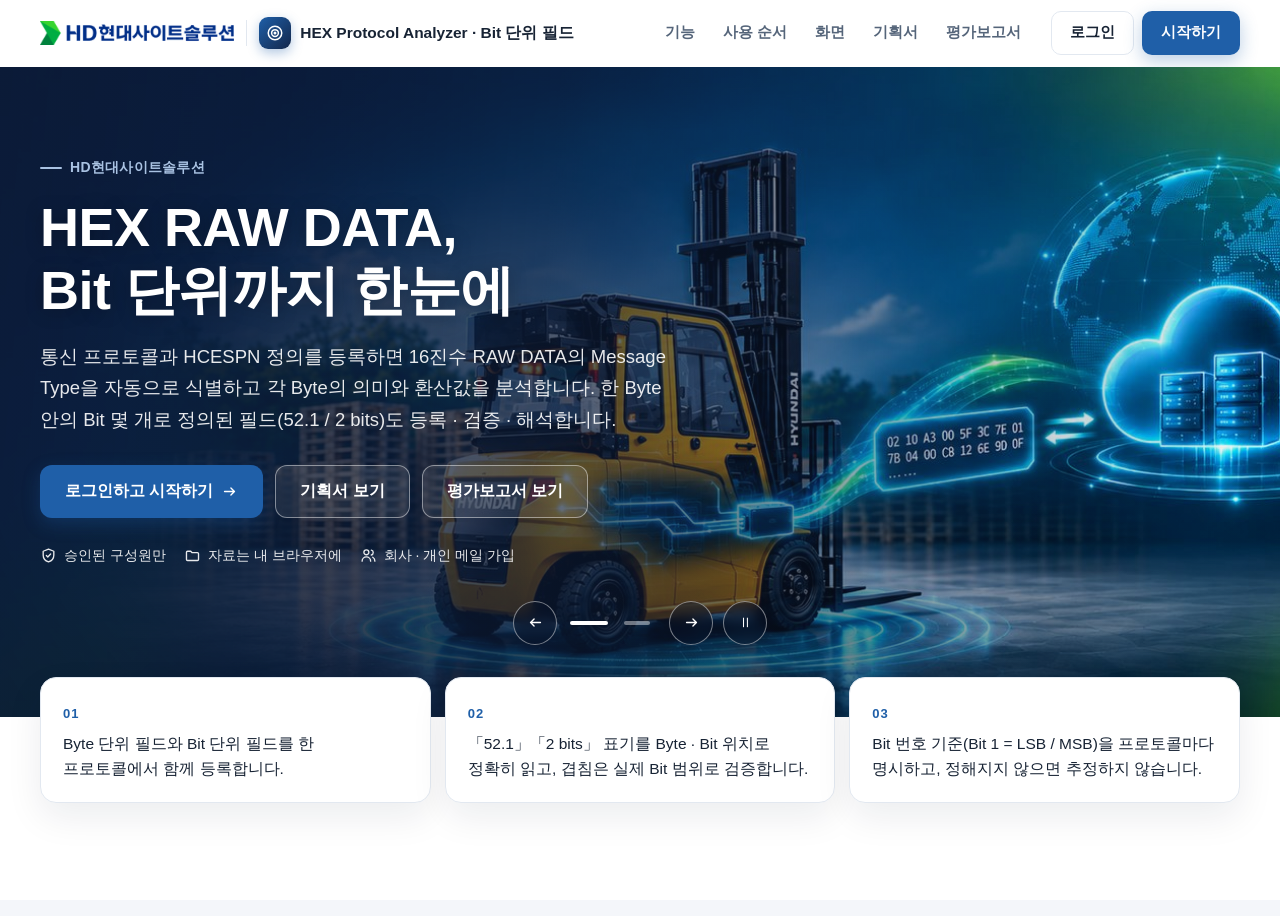
<file: index.html>
<!DOCTYPE html>
<html lang="ko">
<head>
<meta charset="UTF-8">
<meta name="viewport" content="width=device-width, initial-scale=1.0">
<title>HEX Protocol Analyzer · Bit 단위 필드 — 16진수 RAW DATA 자동 해석</title>
<!-- seo-kit: 검색 · 공유 미리보기(주소를 옮기면 이 묶음의 주소를 내 주소로) -->
<link rel="canonical" href="https://build-2611-19.jobability.co.kr/">
<meta name="robots" content="index,follow">
<meta property="og:type" content="website">
<meta property="og:site_name" content="HD현대사이트솔루션">
<meta property="og:title" content="HD현대사이트솔루션 · HEX RAW DATA, Bit 단위까지 한눈에">
<meta property="og:description" content="통신 프로토콜과 HCESPN 정의를 등록하면 16진수 RAW DATA의 Message Type을 자동으로 식별하고 각 Byte의 의미와 환산값을 분석합니다. 한 Byte 안의 Bit 몇 개로 정의된 필드(52.1 / 2 bits)도 등록 · 검증 · 해석합니다.">
<meta property="og:url" content="https://build-2611-19.jobability.co.kr/">
<meta property="og:image" content="https://build-2611-19.jobability.co.kr/og-image.png?v=2">
<meta property="og:image:secure_url" content="https://build-2611-19.jobability.co.kr/og-image.png?v=2">
<meta property="og:image:type" content="image/png">
<meta property="og:image:width" content="1200">
<meta property="og:image:height" content="630">
<meta property="og:image:alt" content="HEX RAW DATA, Bit 단위까지 한눈에">
<meta property="og:locale" content="ko_KR">
<meta name="twitter:card" content="summary_large_image">
<meta name="twitter:title" content="HD현대사이트솔루션 · HEX RAW DATA, Bit 단위까지 한눈에">
<meta name="twitter:description" content="통신 프로토콜과 HCESPN 정의를 등록하면 16진수 RAW DATA의 Message Type을 자동으로 식별하고 각 Byte의 의미와 환산값을 분석합니다. 한 Byte 안의 Bit 몇 개로 정의된 필드(52.1 / 2 bits)도 등록 · 검증 · 해석합니다.">
<meta name="twitter:image" content="https://build-2611-19.jobability.co.kr/og-image.png?v=2">
<!-- /seo-kit -->
<meta name="description" content="통신 프로토콜과 HCESPN 정의를 등록하면 16진수 RAW DATA의 Message Type을 자동으로 식별하고 각 Byte의 의미와 환산값을 분석합니다. 한 Byte 안의 Bit 몇 개로 정의된 필드(52.1 / 2 bits)도 등록 · 검증 · 해석합니다.">
<link rel="icon" href="favicon.svg" type="image/svg+xml">
<link rel="stylesheet" href="css/analyzer.css?v=1.0">
<!-- auth-kit: 로그인 전에는 도구 화면을 감춘다(js/auth.js 가 판정 뒤 푼다) -->
<script>document.documentElement.classList.add('auth-lock')</script>
<link rel="stylesheet" href="css/auth.css?v=2026-11-13.13">
<link rel="stylesheet" href="css/board.css?v=2026-11-13.13">
<link rel="stylesheet" href="css/kit-build.css?v=2026-11-13.13">
<!-- /auth-kit -->
</head>
<body>
<div id="app">
  <aside>
    <h1>HEX Protocol Analyzer</h1>
    <nav id="nav" aria-label="메뉴">
      <button data-p="dash">대시보드</button>
      <button data-p="protocols">프로토콜 관리</button>
      <button data-p="hcespn">HCESPN 관리</button>
      <button data-p="analyze">RAW DATA 해석</button>
    </nav>
    <div class="side-foot">
      <a class="sbtn" href="guide.html">사용법</a>
      <a class="sbtn" href="plan.html">기획서</a>
      <small>build-2611-19 · 기획 차준근<br>자료는 이 브라우저에만 저장됩니다</small>
    </div>
  </aside>
  <main><div id="view"><div class="card"><b>불러오는 중입니다</b><p class="em">등록해 둔 프로토콜과 HCESPN 을 읽고 있습니다.</p></div></div></main>
</div>
<div id="tip" hidden></div>
<div id="toast" hidden></div>
<input type="file" id="fileany" hidden>
<script src="lib/xlsx.full.min.js"></script>
<script src="js/hcespn.js?v=1.0"></script>
<script src="js/app.js?v=1.0"></script>
<!-- auth-kit: 로그인 · 사용 신청 · 승인 · 게시판(키트 정본 data10-00/kit/auth, 적용 build-2611-00/tools/kit) -->
<script src="vendor/supabase.js?v=2026-11-13.13"></script>
<script src="js/auth-config.js?v=2026-11-13.13"></script>
<script src="js/kit-build.js?v=2026-11-13.13"></script>
<script src="js/board.js?v=2026-11-13.13"></script>
<script src="js/auth.js?v=2026-11-13.13"></script>
<!-- /auth-kit -->
</body>
</html>
</file>
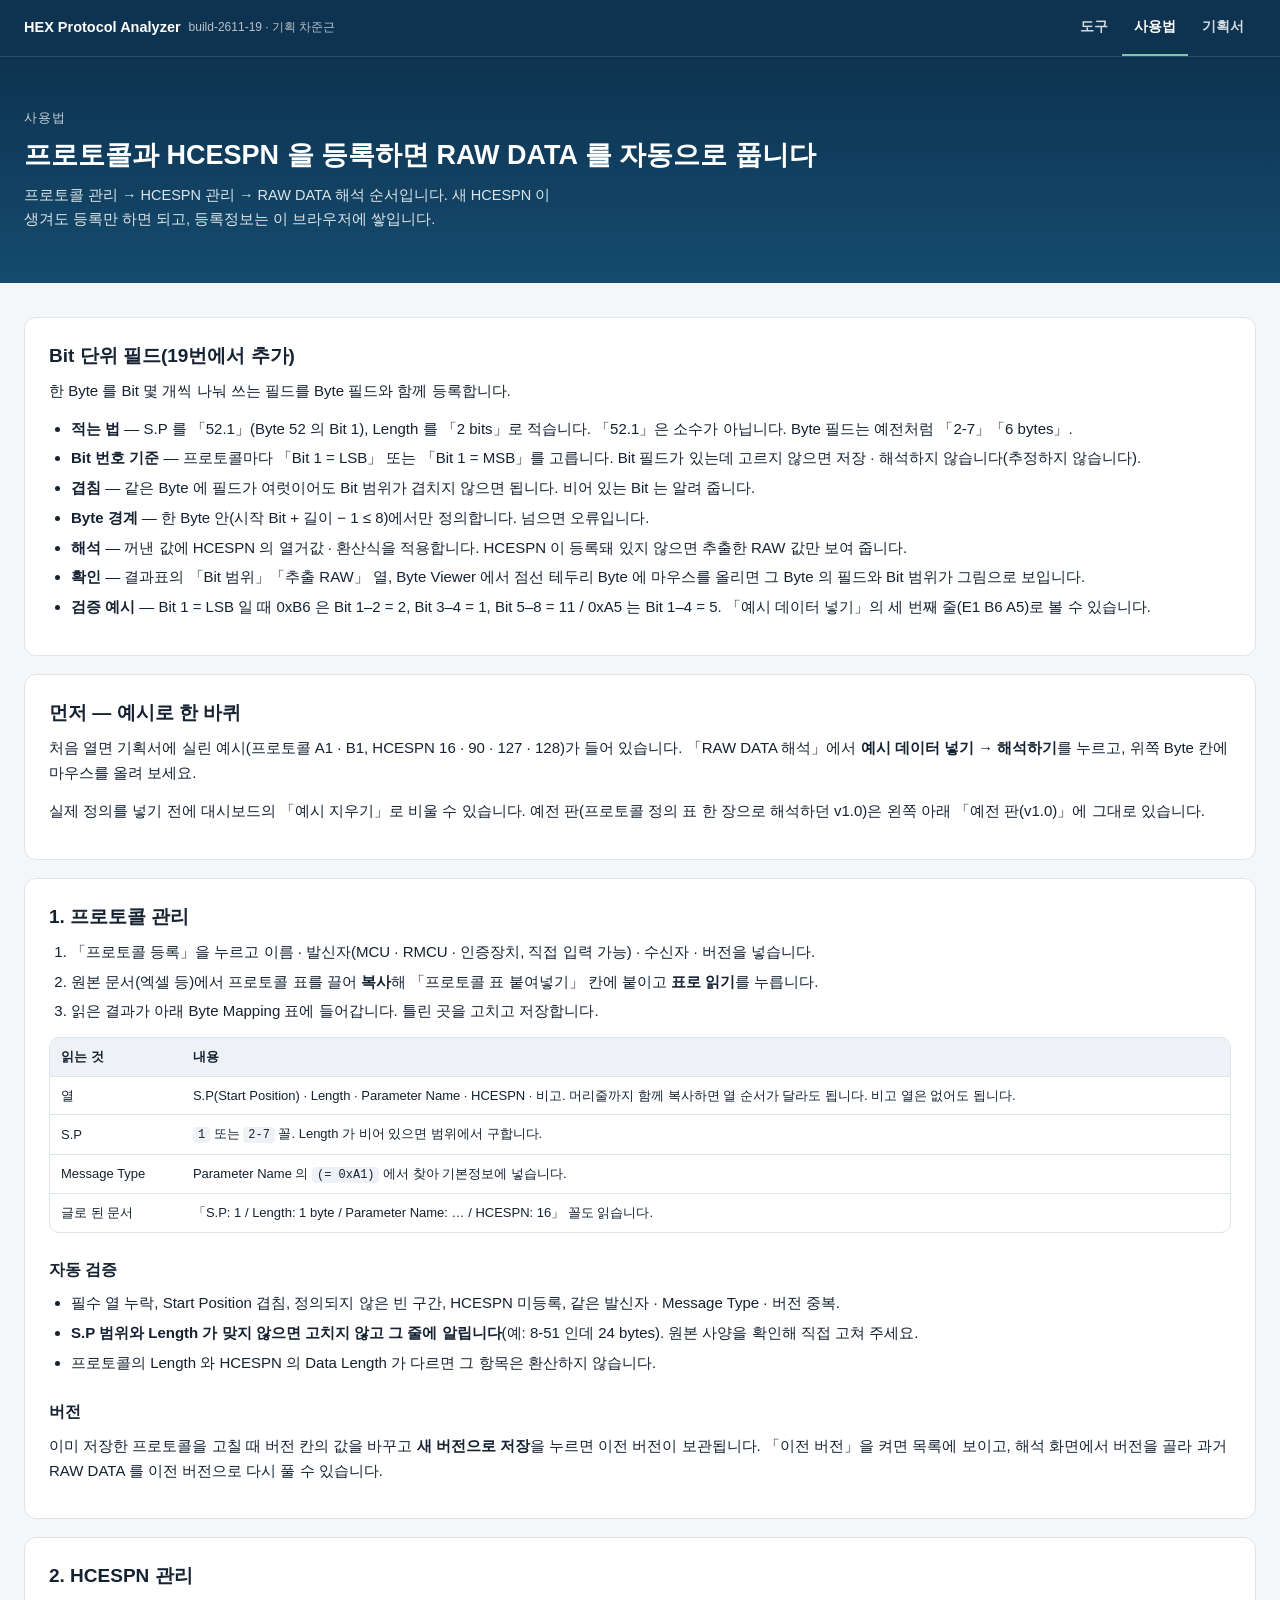
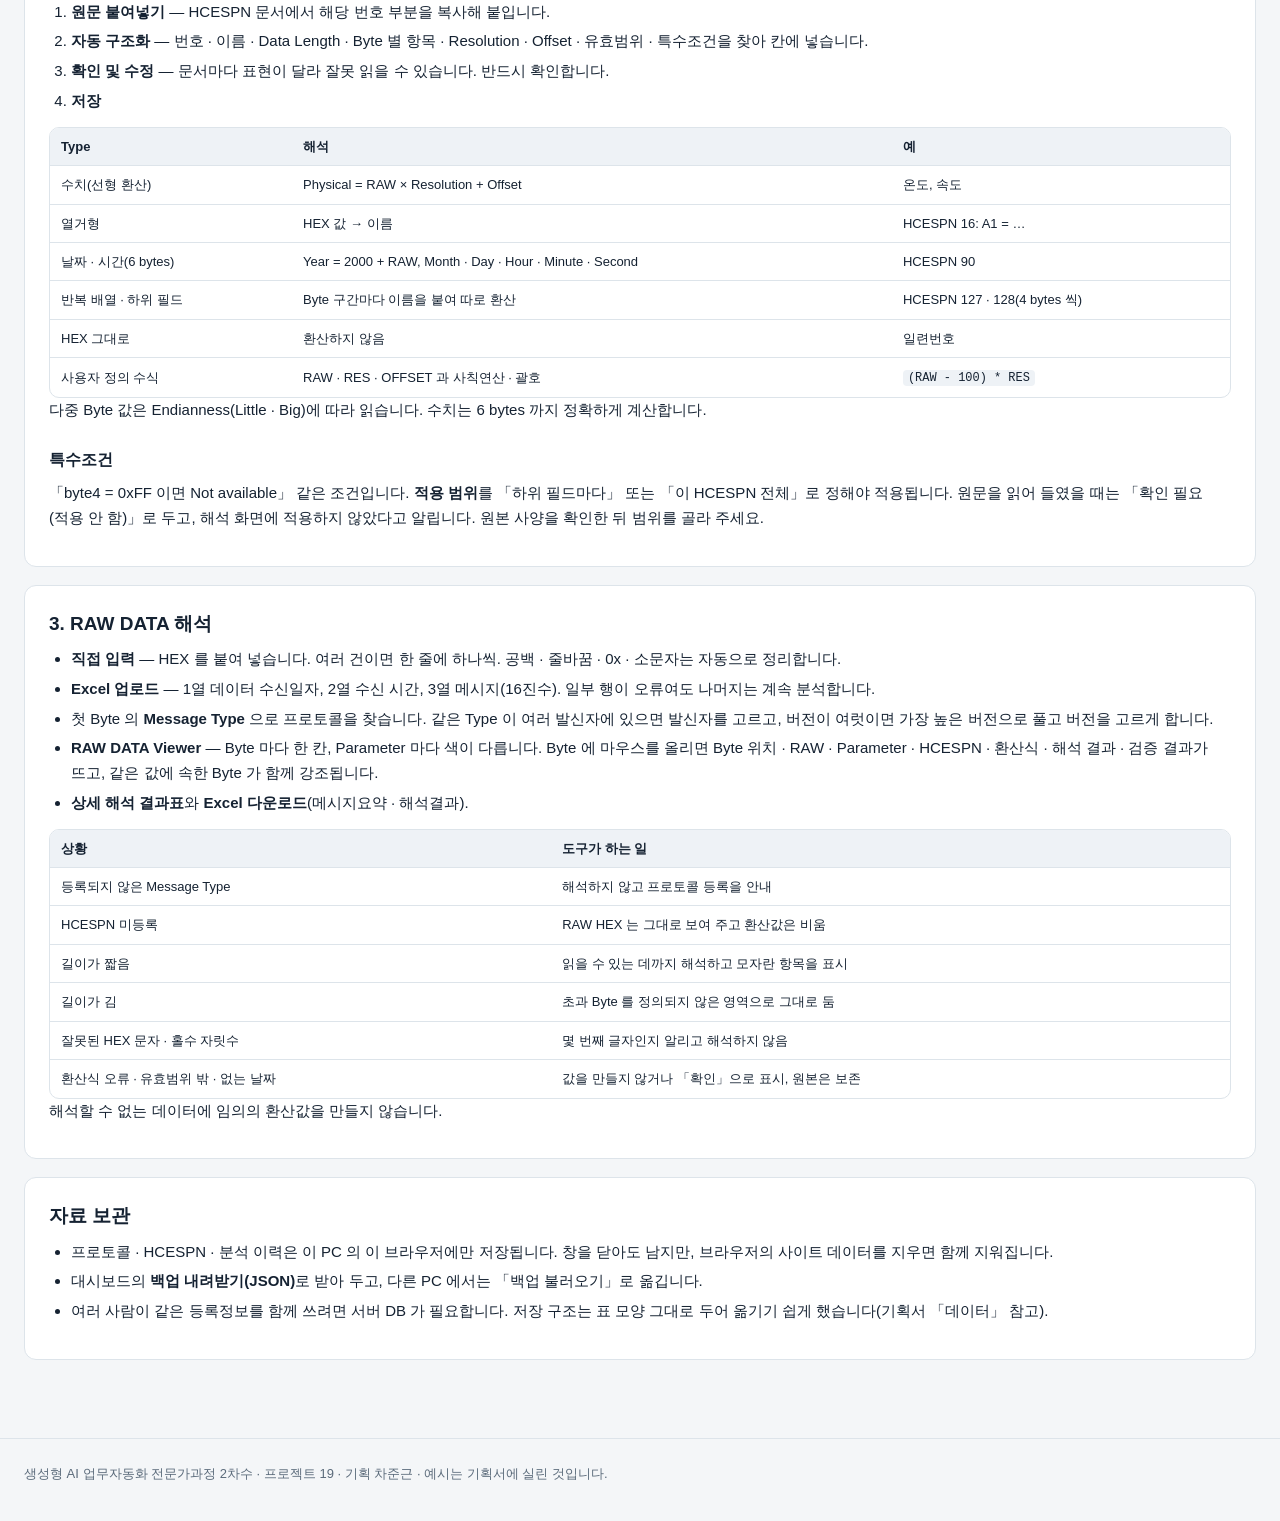
<file: guide.html>
<!DOCTYPE html>
<html lang="ko">
<head>
<meta charset="UTF-8">
<meta name="viewport" content="width=device-width, initial-scale=1.0">
<title>사용법 — HEX Protocol Analyzer</title>
<!-- seo-kit: 검색 · 공유 미리보기(주소를 옮기면 이 묶음의 주소를 내 주소로) -->
<link rel="canonical" href="https://build-2611-19.jobability.co.kr/guide.html">
<meta name="robots" content="index,follow">
<meta property="og:type" content="website">
<meta property="og:site_name" content="HD현대사이트솔루션">
<meta property="og:title" content="사용법 — HEX Protocol Analyzer">
<meta property="og:description" content="통신 프로토콜 표와 HCESPN 정의를 등록해 두면 16진수 RAW DATA 를 Byte 별로 자동 해석하는 도구(09번)에, 한 Byte 안의 Bit 몇 개로 정의된 필드(「52.1 / 2 bits」)를 등록 · 검증 · 추출 · 해석하는 기능을 더한 판입니다. Byte 필드와 Bit">
<meta property="og:url" content="https://build-2611-19.jobability.co.kr/guide.html">
<meta property="og:image" content="https://build-2611-19.jobability.co.kr/og-image.png?v=2">
<meta property="og:image:secure_url" content="https://build-2611-19.jobability.co.kr/og-image.png?v=2">
<meta property="og:image:type" content="image/png">
<meta property="og:image:width" content="1200">
<meta property="og:image:height" content="630">
<meta property="og:image:alt" content="HEX RAW DATA, Bit 단위까지 한눈에">
<meta property="og:locale" content="ko_KR">
<meta name="twitter:card" content="summary_large_image">
<meta name="twitter:title" content="사용법 — HEX Protocol Analyzer">
<meta name="twitter:description" content="통신 프로토콜 표와 HCESPN 정의를 등록해 두면 16진수 RAW DATA 를 Byte 별로 자동 해석하는 도구(09번)에, 한 Byte 안의 Bit 몇 개로 정의된 필드(「52.1 / 2 bits」)를 등록 · 검증 · 추출 · 해석하는 기능을 더한 판입니다. Byte 필드와 Bit">
<meta name="twitter:image" content="https://build-2611-19.jobability.co.kr/og-image.png?v=2">
<!-- /seo-kit -->
<link rel="icon" href="favicon.svg" type="image/svg+xml">
<link rel="stylesheet" href="css/style.css?v=2.0b">
<link rel="stylesheet" href="css/app.css?v=2.0b">
</head>
<body>
<nav class="topnav" aria-label="주요 메뉴">
  <div class="topnav-inner">
    <a class="topnav-brand" href="index.html">HEX Protocol Analyzer <small>build-2611-19 · 기획 차준근</small></a>
    <ul class="topnav-links">
      <li><a href="index.html">도구</a></li>
      <li><a href="guide.html" class="active" aria-current="page">사용법</a></li>
      <li><a href="plan.html">기획서</a></li>
    </ul>
  </div>
</nav>
<header class="hero"><div class="wrap">
  <div class="eyebrow">사용법</div>
  <h1>프로토콜과 HCESPN 을 등록하면 RAW DATA 를 자동으로 풉니다</h1>
  <p>프로토콜 관리 → HCESPN 관리 → RAW DATA 해석 순서입니다. 새 HCESPN 이 생겨도 등록만 하면 되고, 등록정보는 이 브라우저에 쌓입니다.</p>
</div></header>
<main><div class="wrap doc">

<div class="card">
  <h2 style="margin-top:0">Bit 단위 필드(19번에서 추가)</h2>
  <p>한 Byte 를 Bit 몇 개씩 나눠 쓰는 필드를 Byte 필드와 함께 등록합니다.</p>
  <ul>
    <li><b>적는 법</b> — S.P 를 「52.1」(Byte 52 의 Bit 1), Length 를 「2 bits」로 적습니다. 「52.1」은 소수가 아닙니다. Byte 필드는 예전처럼 「2-7」「6 bytes」.</li>
    <li><b>Bit 번호 기준</b> — 프로토콜마다 「Bit 1 = LSB」 또는 「Bit 1 = MSB」를 고릅니다. Bit 필드가 있는데 고르지 않으면 저장 · 해석하지 않습니다(추정하지 않습니다).</li>
    <li><b>겹침</b> — 같은 Byte 에 필드가 여럿이어도 Bit 범위가 겹치지 않으면 됩니다. 비어 있는 Bit 는 알려 줍니다.</li>
    <li><b>Byte 경계</b> — 한 Byte 안(시작 Bit + 길이 − 1 ≤ 8)에서만 정의합니다. 넘으면 오류입니다.</li>
    <li><b>해석</b> — 꺼낸 값에 HCESPN 의 열거값 · 환산식을 적용합니다. HCESPN 이 등록돼 있지 않으면 추출한 RAW 값만 보여 줍니다.</li>
    <li><b>확인</b> — 결과표의 「Bit 범위」「추출 RAW」 열, Byte Viewer 에서 점선 테두리 Byte 에 마우스를 올리면 그 Byte 의 필드와 Bit 범위가 그림으로 보입니다.</li>
    <li><b>검증 예시</b> — Bit 1 = LSB 일 때 0xB6 은 Bit 1–2 = 2, Bit 3–4 = 1, Bit 5–8 = 11 / 0xA5 는 Bit 1–4 = 5. 「예시 데이터 넣기」의 세 번째 줄(E1 B6 A5)로 볼 수 있습니다.</li>
  </ul>
</div>

<div class="card">
  <h2 style="margin-top:0">먼저 — 예시로 한 바퀴</h2>
  <p>처음 열면 기획서에 실린 예시(프로토콜 A1 · B1, HCESPN 16 · 90 · 127 · 128)가 들어 있습니다.
  「RAW DATA 해석」에서 <b>예시 데이터 넣기 → 해석하기</b>를 누르고, 위쪽 Byte 칸에 마우스를 올려 보세요.</p>
  <p>실제 정의를 넣기 전에 대시보드의 「예시 지우기」로 비울 수 있습니다. 예전 판(프로토콜 정의 표 한 장으로 해석하던 v1.0)은 왼쪽 아래 「예전 판(v1.0)」에 그대로 있습니다.</p>
</div>

<div class="card">
  <h2 style="margin-top:0">1. 프로토콜 관리</h2>
  <ol>
    <li>「프로토콜 등록」을 누르고 이름 · 발신자(MCU · RMCU · 인증장치, 직접 입력 가능) · 수신자 · 버전을 넣습니다.</li>
    <li>원본 문서(엑셀 등)에서 프로토콜 표를 끌어 <b>복사</b>해 「프로토콜 표 붙여넣기」 칸에 붙이고 <b>표로 읽기</b>를 누릅니다.</li>
    <li>읽은 결과가 아래 Byte Mapping 표에 들어갑니다. 틀린 곳을 고치고 저장합니다.</li>
  </ol>
  <div class="tablewrap"><table>
    <thead><tr><th>읽는 것</th><th>내용</th></tr></thead>
    <tbody>
      <tr><td>열</td><td>S.P(Start Position) · Length · Parameter Name · HCESPN · 비고. 머리줄까지 함께 복사하면 열 순서가 달라도 됩니다. 비고 열은 없어도 됩니다.</td></tr>
      <tr><td>S.P</td><td><code>1</code> 또는 <code>2-7</code> 꼴. Length 가 비어 있으면 범위에서 구합니다.</td></tr>
      <tr><td>Message Type</td><td>Parameter Name 의 <code>(= 0xA1)</code> 에서 찾아 기본정보에 넣습니다.</td></tr>
      <tr><td>글로 된 문서</td><td>「S.P: 1 / Length: 1 byte / Parameter Name: … / HCESPN: 16」 꼴도 읽습니다.</td></tr>
    </tbody></table></div>
  <h3>자동 검증</h3>
  <ul>
    <li>필수 열 누락, Start Position 겹침, 정의되지 않은 빈 구간, HCESPN 미등록, 같은 발신자 · Message Type · 버전 중복.</li>
    <li><b>S.P 범위와 Length 가 맞지 않으면 고치지 않고 그 줄에 알립니다</b>(예: 8-51 인데 24 bytes). 원본 사양을 확인해 직접 고쳐 주세요.</li>
    <li>프로토콜의 Length 와 HCESPN 의 Data Length 가 다르면 그 항목은 환산하지 않습니다.</li>
  </ul>
  <h3>버전</h3>
  <p>이미 저장한 프로토콜을 고칠 때 버전 칸의 값을 바꾸고 <b>새 버전으로 저장</b>을 누르면 이전 버전이 보관됩니다. 「이전 버전」을 켜면 목록에 보이고, 해석 화면에서 버전을 골라 과거 RAW DATA 를 이전 버전으로 다시 풀 수 있습니다.</p>
</div>

<div class="card">
  <h2 style="margin-top:0">2. HCESPN 관리</h2>
  <ol>
    <li><b>원문 붙여넣기</b> — HCESPN 문서에서 해당 번호 부분을 복사해 붙입니다.</li>
    <li><b>자동 구조화</b> — 번호 · 이름 · Data Length · Byte 별 항목 · Resolution · Offset · 유효범위 · 특수조건을 찾아 칸에 넣습니다.</li>
    <li><b>확인 및 수정</b> — 문서마다 표현이 달라 잘못 읽을 수 있습니다. 반드시 확인합니다.</li>
    <li><b>저장</b></li>
  </ol>
  <div class="tablewrap"><table>
    <thead><tr><th>Type</th><th>해석</th><th>예</th></tr></thead>
    <tbody>
      <tr><td>수치(선형 환산)</td><td>Physical = RAW × Resolution + Offset</td><td>온도, 속도</td></tr>
      <tr><td>열거형</td><td>HEX 값 → 이름</td><td>HCESPN 16: A1 = …</td></tr>
      <tr><td>날짜 · 시간(6 bytes)</td><td>Year = 2000 + RAW, Month · Day · Hour · Minute · Second</td><td>HCESPN 90</td></tr>
      <tr><td>반복 배열 · 하위 필드</td><td>Byte 구간마다 이름을 붙여 따로 환산</td><td>HCESPN 127 · 128(4 bytes 씩)</td></tr>
      <tr><td>HEX 그대로</td><td>환산하지 않음</td><td>일련번호</td></tr>
      <tr><td>사용자 정의 수식</td><td>RAW · RES · OFFSET 과 사칙연산 · 괄호</td><td><code>(RAW - 100) * RES</code></td></tr>
    </tbody></table></div>
  <p>다중 Byte 값은 Endianness(Little · Big)에 따라 읽습니다. 수치는 6 bytes 까지 정확하게 계산합니다.</p>
  <h3>특수조건</h3>
  <p>「byte4 = 0xFF 이면 Not available」 같은 조건입니다. <b>적용 범위</b>를 「하위 필드마다」 또는 「이 HCESPN 전체」로 정해야 적용됩니다. 원문을 읽어 들였을 때는 「확인 필요(적용 안 함)」로 두고, 해석 화면에 적용하지 않았다고 알립니다. 원본 사양을 확인한 뒤 범위를 골라 주세요.</p>
</div>

<div class="card">
  <h2 style="margin-top:0">3. RAW DATA 해석</h2>
  <ul>
    <li><b>직접 입력</b> — HEX 를 붙여 넣습니다. 여러 건이면 한 줄에 하나씩. 공백 · 줄바꿈 · 0x · 소문자는 자동으로 정리합니다.</li>
    <li><b>Excel 업로드</b> — 1열 데이터 수신일자, 2열 수신 시간, 3열 메시지(16진수). 일부 행이 오류여도 나머지는 계속 분석합니다.</li>
    <li>첫 Byte 의 <b>Message Type</b> 으로 프로토콜을 찾습니다. 같은 Type 이 여러 발신자에 있으면 발신자를 고르고, 버전이 여럿이면 가장 높은 버전으로 풀고 버전을 고르게 합니다.</li>
    <li><b>RAW DATA Viewer</b> — Byte 마다 한 칸, Parameter 마다 색이 다릅니다. Byte 에 마우스를 올리면 Byte 위치 · RAW · Parameter · HCESPN · 환산식 · 해석 결과 · 검증 결과가 뜨고, 같은 값에 속한 Byte 가 함께 강조됩니다.</li>
    <li><b>상세 해석 결과표</b>와 <b>Excel 다운로드</b>(메시지요약 · 해석결과).</li>
  </ul>
  <div class="tablewrap"><table>
    <thead><tr><th>상황</th><th>도구가 하는 일</th></tr></thead>
    <tbody>
      <tr><td>등록되지 않은 Message Type</td><td>해석하지 않고 프로토콜 등록을 안내</td></tr>
      <tr><td>HCESPN 미등록</td><td>RAW HEX 는 그대로 보여 주고 환산값은 비움</td></tr>
      <tr><td>길이가 짧음</td><td>읽을 수 있는 데까지 해석하고 모자란 항목을 표시</td></tr>
      <tr><td>길이가 김</td><td>초과 Byte 를 정의되지 않은 영역으로 그대로 둠</td></tr>
      <tr><td>잘못된 HEX 문자 · 홀수 자릿수</td><td>몇 번째 글자인지 알리고 해석하지 않음</td></tr>
      <tr><td>환산식 오류 · 유효범위 밖 · 없는 날짜</td><td>값을 만들지 않거나 「확인」으로 표시, 원본은 보존</td></tr>
    </tbody></table></div>
  <p>해석할 수 없는 데이터에 임의의 환산값을 만들지 않습니다.</p>
</div>

<div class="card">
  <h2 style="margin-top:0">자료 보관</h2>
  <ul>
    <li>프로토콜 · HCESPN · 분석 이력은 이 PC 의 이 브라우저에만 저장됩니다. 창을 닫아도 남지만, 브라우저의 사이트 데이터를 지우면 함께 지워집니다.</li>
    <li>대시보드의 <b>백업 내려받기(JSON)</b>로 받아 두고, 다른 PC 에서는 「백업 불러오기」로 옮깁니다.</li>
    <li>여러 사람이 같은 등록정보를 함께 쓰려면 서버 DB 가 필요합니다. 저장 구조는 표 모양 그대로 두어 옮기기 쉽게 했습니다(기획서 「데이터」 참고).</li>
  </ul>
</div>

</div></main>
<footer><div class="wrap">생성형 AI 업무자동화 전문가과정 2차수 · 프로젝트 19 · 기획 차준근 · 예시는 기획서에 실린 것입니다.</div></footer>
</body>
</html>
</file>
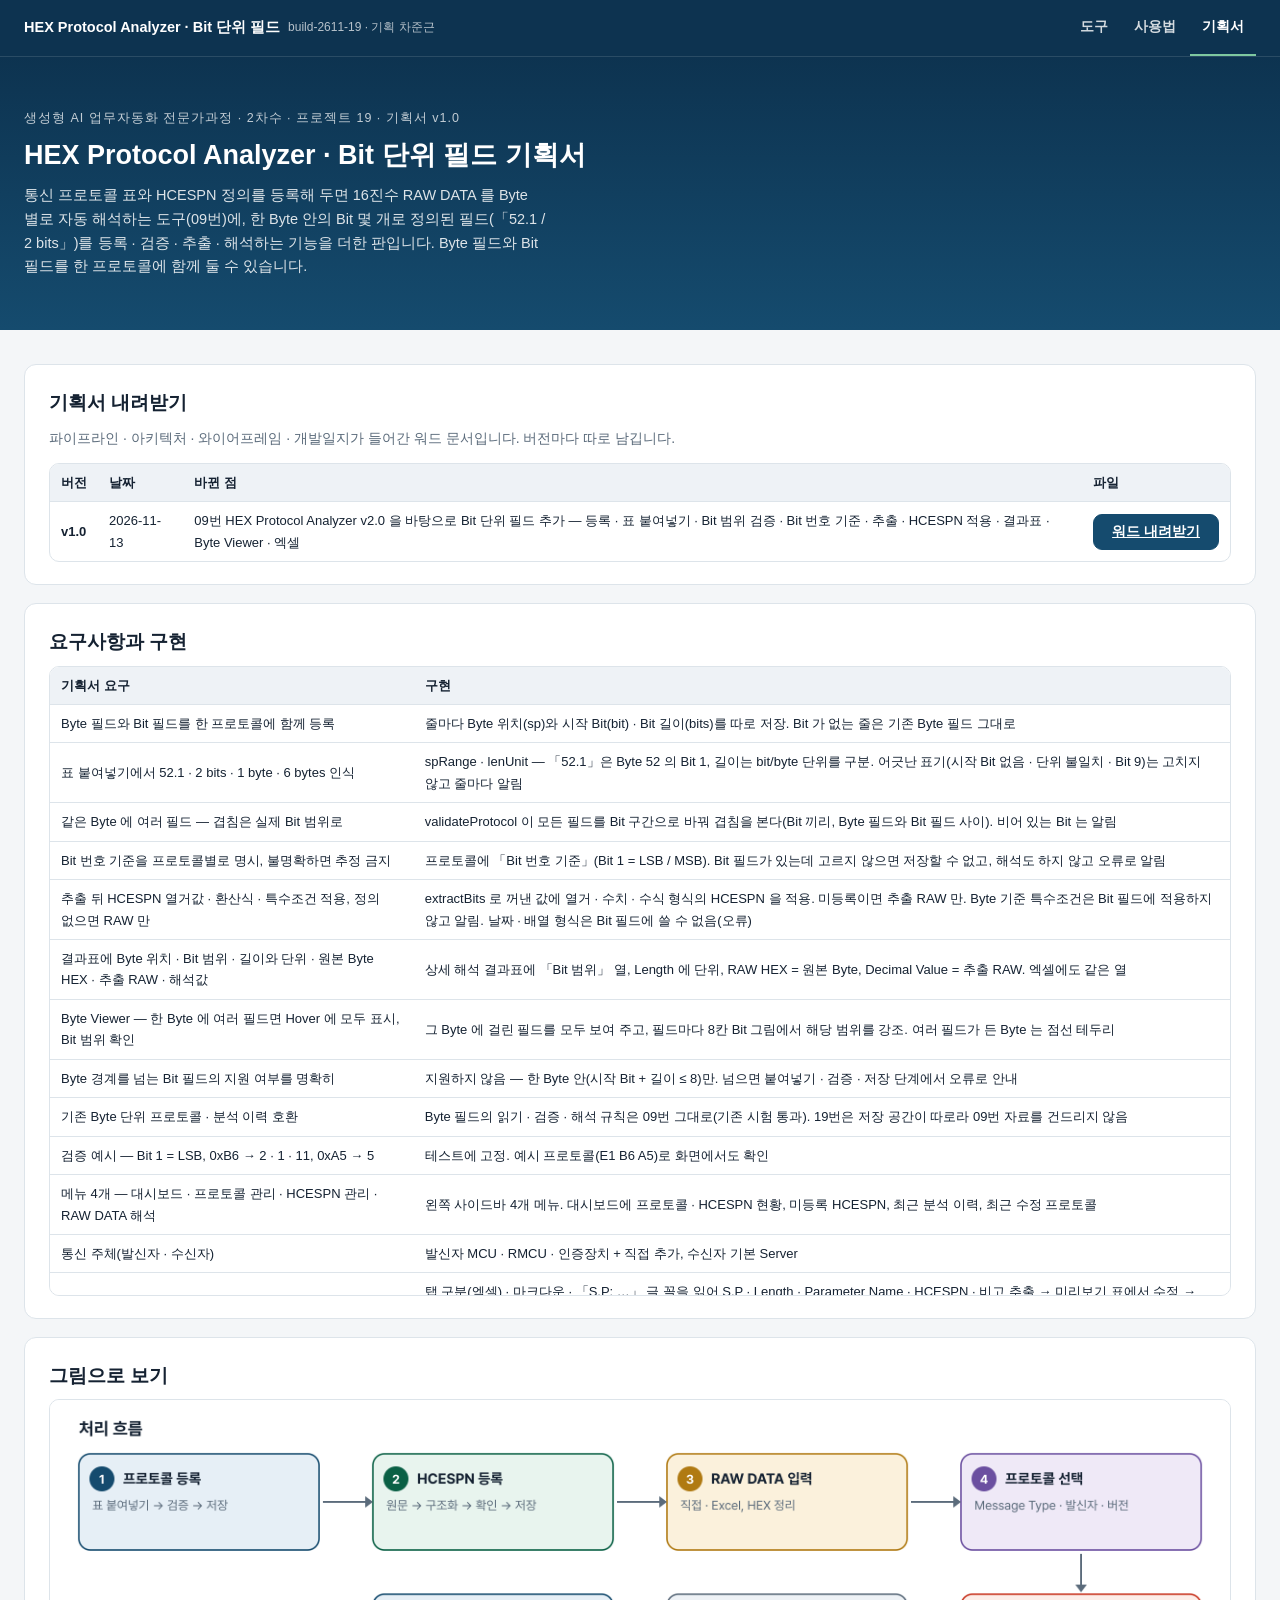
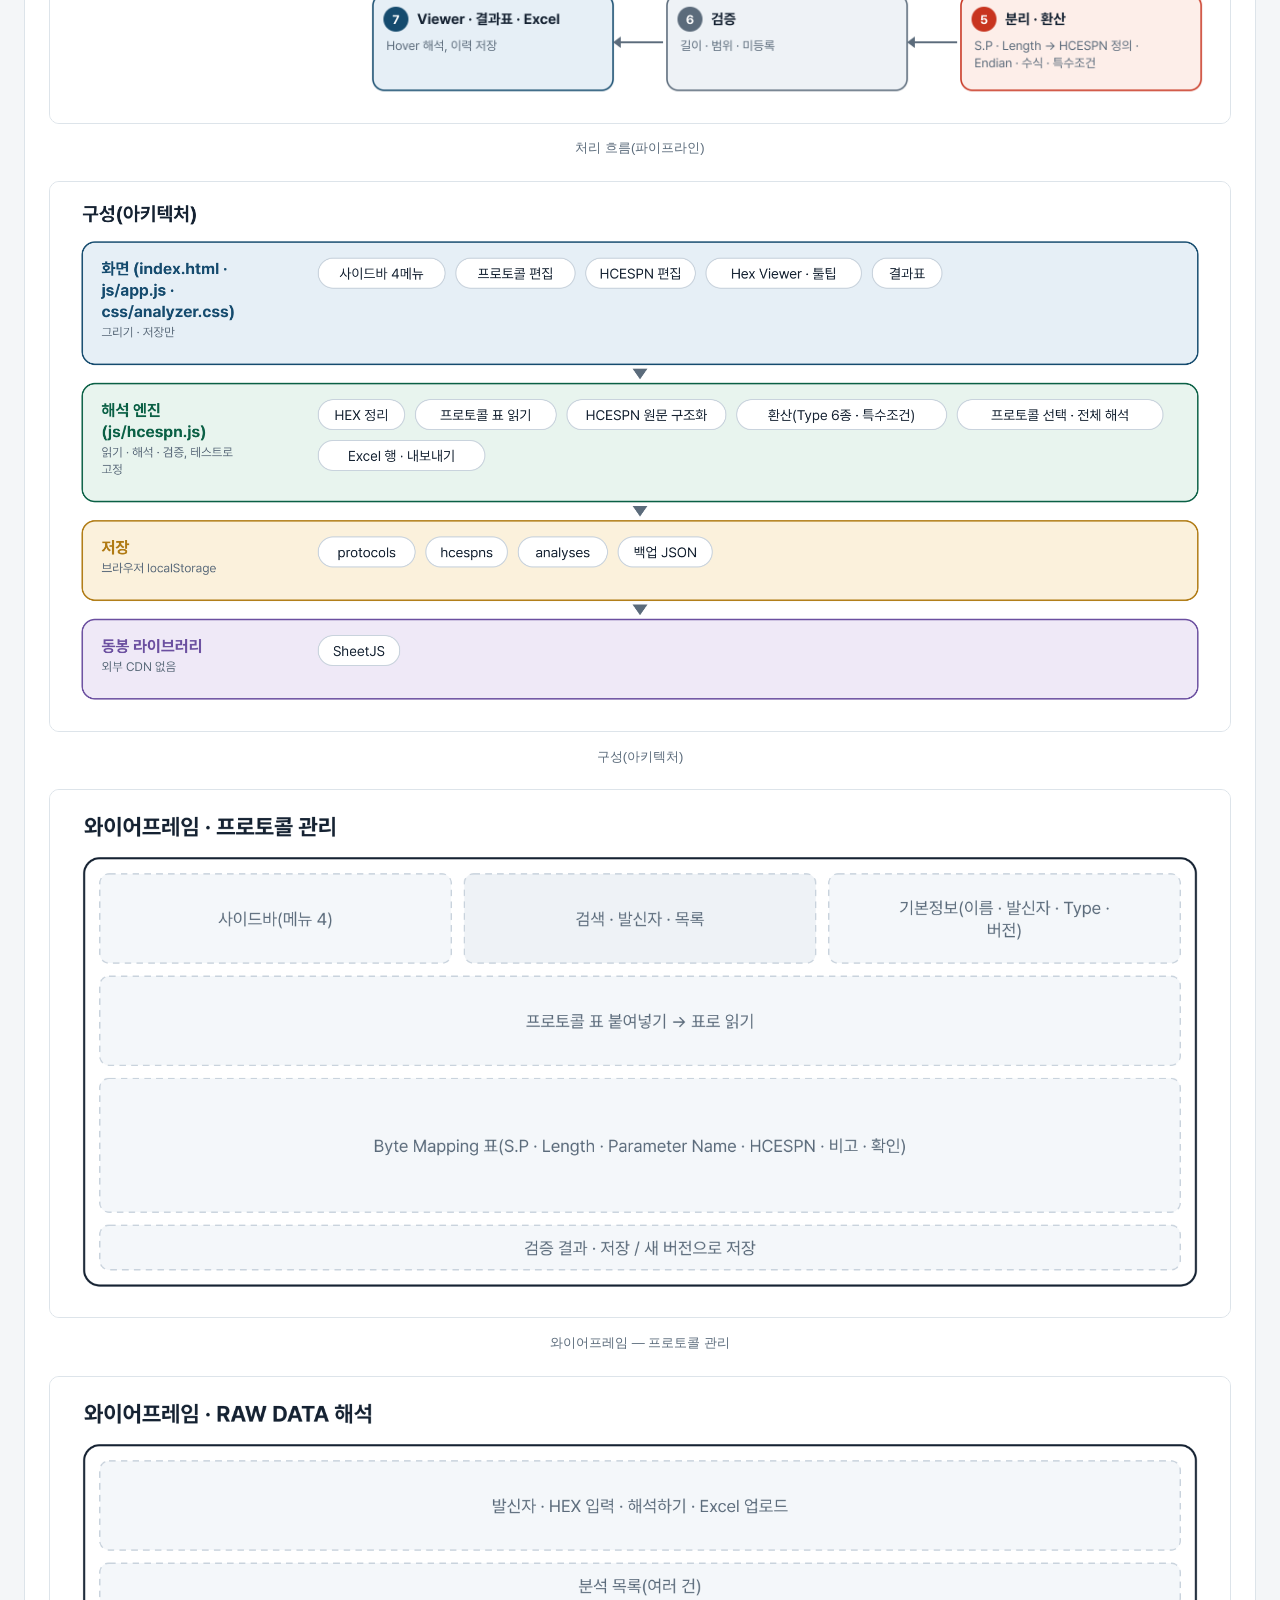
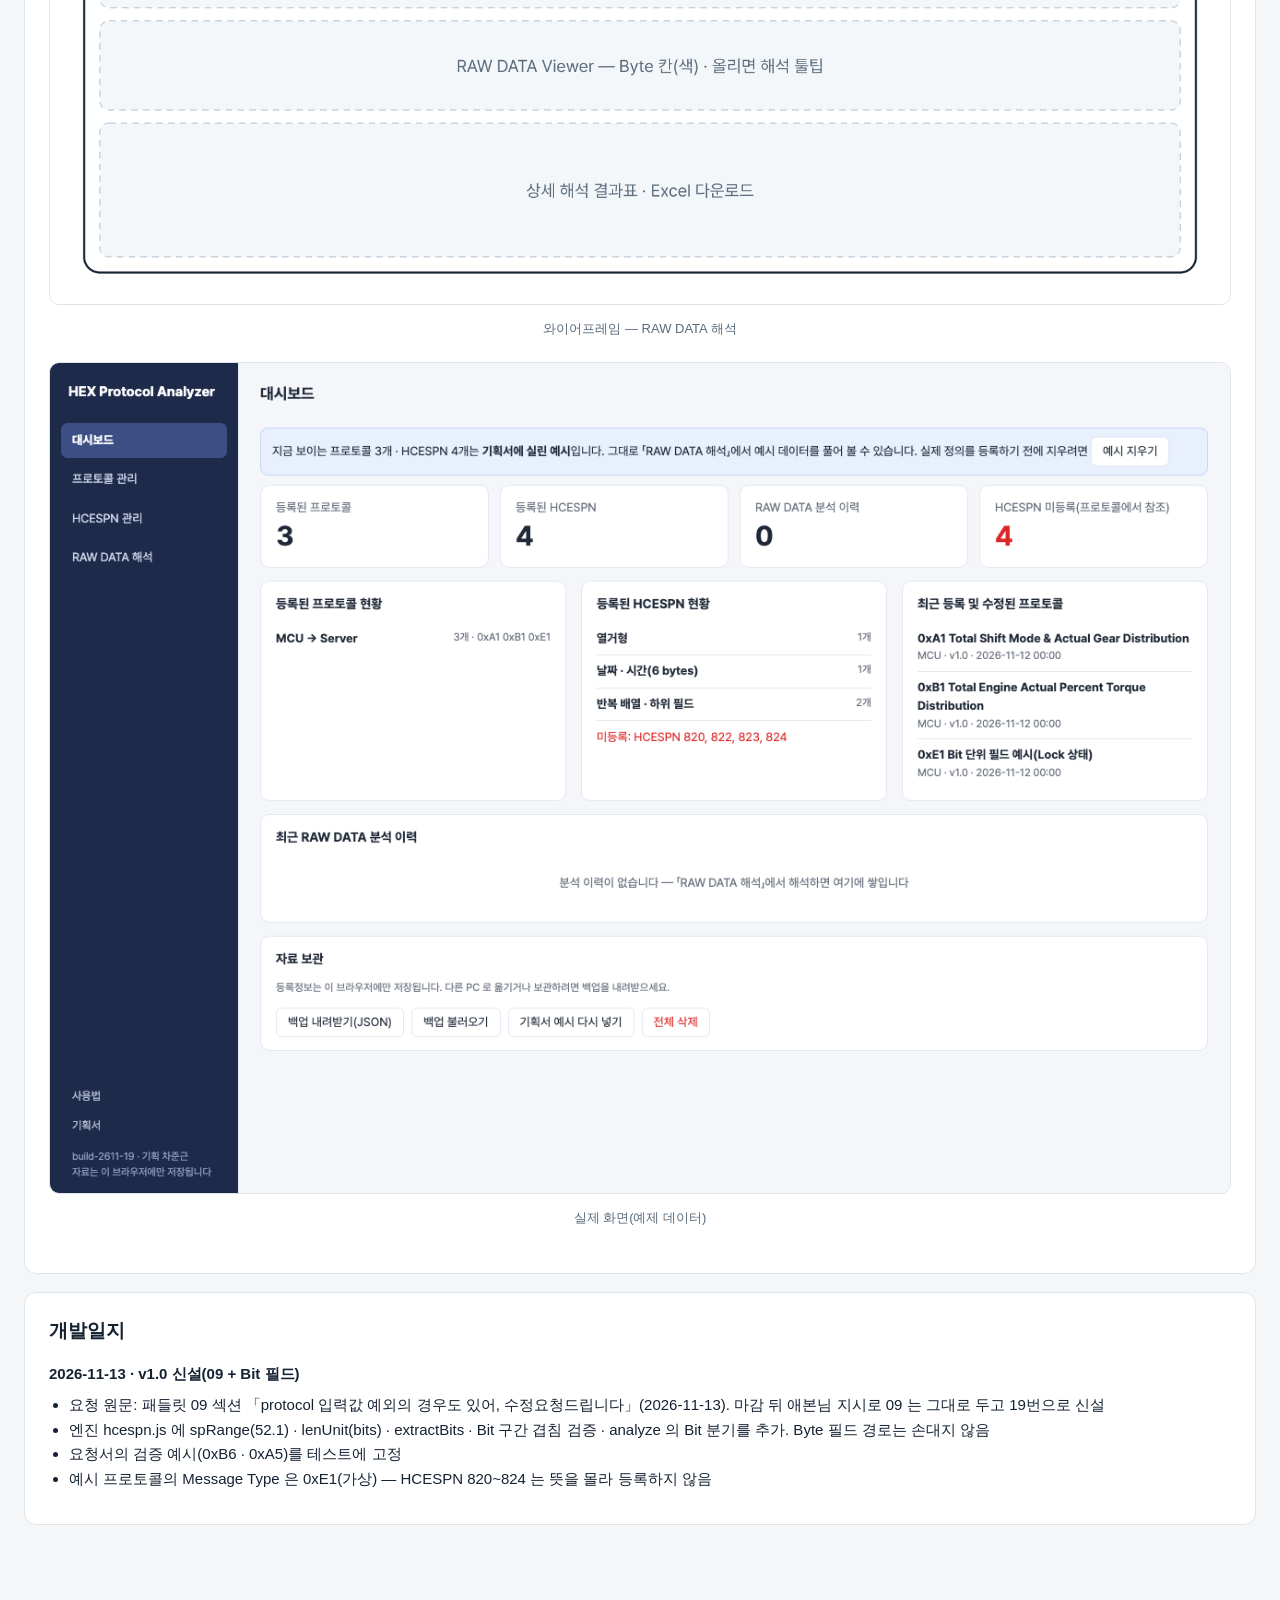
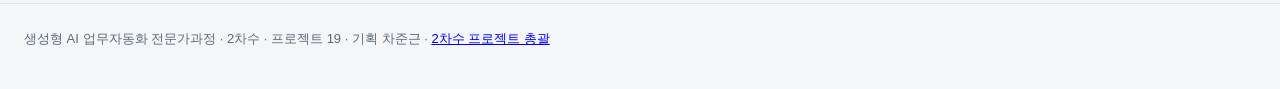
<file: plan.html>
<!DOCTYPE html>
<html lang="ko">
<head>
<meta charset="UTF-8">
<meta name="viewport" content="width=device-width, initial-scale=1.0">
<title>기획서 — HEX Protocol Analyzer · Bit 단위 필드</title>
<!-- seo-kit: 검색 · 공유 미리보기(주소를 옮기면 이 묶음의 주소를 내 주소로) -->
<link rel="canonical" href="https://build-2611-19.jobability.co.kr/plan.html">
<meta name="robots" content="index,follow">
<meta property="og:type" content="website">
<meta property="og:site_name" content="HD현대사이트솔루션">
<meta property="og:title" content="기획서 — HEX Protocol Analyzer · Bit 단위 필드">
<meta property="og:description" content="통신 프로토콜 표와 HCESPN 정의를 등록해 두면 16진수 RAW DATA 를 Byte 별로 자동 해석하는 도구(09번)에, 한 Byte 안의 Bit 몇 개로 정의된 필드(「52.1 / 2 bits」)를 등록 · 검증 · 추출 · 해석하는 기능을 더한 판입니다. Byte 필드와 Bit">
<meta property="og:url" content="https://build-2611-19.jobability.co.kr/plan.html">
<meta property="og:image" content="https://build-2611-19.jobability.co.kr/og-image.png?v=2">
<meta property="og:image:secure_url" content="https://build-2611-19.jobability.co.kr/og-image.png?v=2">
<meta property="og:image:type" content="image/png">
<meta property="og:image:width" content="1200">
<meta property="og:image:height" content="630">
<meta property="og:image:alt" content="HEX RAW DATA, Bit 단위까지 한눈에">
<meta property="og:locale" content="ko_KR">
<meta name="twitter:card" content="summary_large_image">
<meta name="twitter:title" content="기획서 — HEX Protocol Analyzer · Bit 단위 필드">
<meta name="twitter:description" content="통신 프로토콜 표와 HCESPN 정의를 등록해 두면 16진수 RAW DATA 를 Byte 별로 자동 해석하는 도구(09번)에, 한 Byte 안의 Bit 몇 개로 정의된 필드(「52.1 / 2 bits」)를 등록 · 검증 · 추출 · 해석하는 기능을 더한 판입니다. Byte 필드와 Bit">
<meta name="twitter:image" content="https://build-2611-19.jobability.co.kr/og-image.png?v=2">
<!-- /seo-kit -->
<link rel="icon" href="favicon.svg" type="image/svg+xml">
<link rel="stylesheet" href="css/style.css">
<style>
.plan-figs figure{margin:0 0 22px;} .plan-figs img{width:100%;height:auto;border:1px solid var(--line);border-radius:10px;background:#fff;}
.plan-figs figcaption{font-size:13px;color:var(--sub);text-align:center;margin-top:6px;}
.plan td{white-space:normal;} .plan td .btn{min-height:36px;white-space:nowrap;}
h3{font-size:15px;margin:16px 0 6px;} main ul{margin:0 0 10px 20px;}
</style>
</head>
<body>
<nav class="topnav" aria-label="주요 메뉴">
  <div class="topnav-inner">
    <a class="topnav-brand" href="index.html">HEX Protocol Analyzer · Bit 단위 필드 <small>build-2611-19 · 기획 차준근</small></a>
    <ul class="topnav-links">
      <li><a href="index.html">도구</a></li>
      <li><a href="guide.html">사용법</a></li>
      <li><a href="plan.html" class="active" aria-current="page">기획서</a></li>
    </ul>
  </div>
</nav>
<header class="hero"><div class="wrap">
  <div class="eyebrow">생성형 AI 업무자동화 전문가과정 · 2차수 · 프로젝트 19 · 기획서 v1.0</div>
  <h1>HEX Protocol Analyzer · Bit 단위 필드 기획서</h1>
  <p>통신 프로토콜 표와 HCESPN 정의를 등록해 두면 16진수 RAW DATA 를 Byte 별로 자동 해석하는 도구(09번)에, 한 Byte 안의 Bit 몇 개로 정의된 필드(「52.1 / 2 bits」)를 등록 · 검증 · 추출 · 해석하는 기능을 더한 판입니다. Byte 필드와 Bit 필드를 한 프로토콜에 함께 둘 수 있습니다.</p>
</div></header>
<main><div class="wrap">
<div class="card">
  <h2 style="margin-top:0">기획서 내려받기</h2>
  <p class="sub">파이프라인 · 아키텍처 · 와이어프레임 · 개발일지가 들어간 워드 문서입니다. 버전마다 따로 남깁니다.</p>
  <div class="tablewrap plan"><table><thead><tr><th>버전</th><th>날짜</th><th>바뀐 점</th><th>파일</th></tr></thead><tbody><tr><td><b>v1.0</b></td><td>2026-11-13</td><td>09번 HEX Protocol Analyzer v2.0 을 바탕으로 Bit 단위 필드 추가 — 등록 · 표 붙여넣기 · Bit 범위 검증 · Bit 번호 기준 · 추출 · HCESPN 적용 · 결과표 · Byte Viewer · 엑셀</td><td><a class="btn primary" href="docs/기획서/build-2611-19_차준근_HEXProtocolAnalyzerBit단위필드_기획서_v1.0.docx" download>워드 내려받기</a></td></tr></tbody></table></div>
</div>
<div class="card plan">
  <h2 style="margin-top:0">요구사항과 구현</h2>
  <div class="tablewrap"><table><thead><tr><th>기획서 요구</th><th>구현</th></tr></thead><tbody><tr><td>Byte 필드와 Bit 필드를 한 프로토콜에 함께 등록</td><td>줄마다 Byte 위치(sp)와 시작 Bit(bit) · Bit 길이(bits)를 따로 저장. Bit 가 없는 줄은 기존 Byte 필드 그대로</td></tr><tr><td>표 붙여넣기에서 52.1 · 2 bits · 1 byte · 6 bytes 인식</td><td>spRange · lenUnit — 「52.1」은 Byte 52 의 Bit 1, 길이는 bit/byte 단위를 구분. 어긋난 표기(시작 Bit 없음 · 단위 불일치 · Bit 9)는 고치지 않고 줄마다 알림</td></tr><tr><td>같은 Byte 에 여러 필드 — 겹침은 실제 Bit 범위로</td><td>validateProtocol 이 모든 필드를 Bit 구간으로 바꿔 겹침을 본다(Bit 끼리, Byte 필드와 Bit 필드 사이). 비어 있는 Bit 는 알림</td></tr><tr><td>Bit 번호 기준을 프로토콜별로 명시, 불명확하면 추정 금지</td><td>프로토콜에 「Bit 번호 기준」(Bit 1 = LSB / MSB). Bit 필드가 있는데 고르지 않으면 저장할 수 없고, 해석도 하지 않고 오류로 알림</td></tr><tr><td>추출 뒤 HCESPN 열거값 · 환산식 · 특수조건 적용, 정의 없으면 RAW 만</td><td>extractBits 로 꺼낸 값에 열거 · 수치 · 수식 형식의 HCESPN 을 적용. 미등록이면 추출 RAW 만. Byte 기준 특수조건은 Bit 필드에 적용하지 않고 알림. 날짜 · 배열 형식은 Bit 필드에 쓸 수 없음(오류)</td></tr><tr><td>결과표에 Byte 위치 · Bit 범위 · 길이와 단위 · 원본 Byte HEX · 추출 RAW · 해석값</td><td>상세 해석 결과표에 「Bit 범위」 열, Length 에 단위, RAW HEX = 원본 Byte, Decimal Value = 추출 RAW. 엑셀에도 같은 열</td></tr><tr><td>Byte Viewer — 한 Byte 에 여러 필드면 Hover 에 모두 표시, Bit 범위 확인</td><td>그 Byte 에 걸린 필드를 모두 보여 주고, 필드마다 8칸 Bit 그림에서 해당 범위를 강조. 여러 필드가 든 Byte 는 점선 테두리</td></tr><tr><td>Byte 경계를 넘는 Bit 필드의 지원 여부를 명확히</td><td>지원하지 않음 — 한 Byte 안(시작 Bit + 길이 ≤ 8)만. 넘으면 붙여넣기 · 검증 · 저장 단계에서 오류로 안내</td></tr><tr><td>기존 Byte 단위 프로토콜 · 분석 이력 호환</td><td>Byte 필드의 읽기 · 검증 · 해석 규칙은 09번 그대로(기존 시험 통과). 19번은 저장 공간이 따로라 09번 자료를 건드리지 않음</td></tr><tr><td>검증 예시 — Bit 1 = LSB, 0xB6 → 2 · 1 · 11, 0xA5 → 5</td><td>테스트에 고정. 예시 프로토콜(E1 B6 A5)로 화면에서도 확인</td></tr><tr><td>메뉴 4개 — 대시보드 · 프로토콜 관리 · HCESPN 관리 · RAW DATA 해석</td><td>왼쪽 사이드바 4개 메뉴. 대시보드에 프로토콜 · HCESPN 현황, 미등록 HCESPN, 최근 분석 이력, 최근 수정 프로토콜</td></tr><tr><td>통신 주체(발신자 · 수신자)</td><td>발신자 MCU · RMCU · 인증장치 + 직접 추가, 수신자 기본 Server</td></tr><tr><td>프로토콜 표 복사 · 붙여넣기 등록</td><td>탭 구분(엑셀) · 마크다운 · 「S.P: …」 글 꼴을 읽어 S.P · Length · Parameter Name · HCESPN · 비고 추출 → 미리보기 표에서 수정 → 저장. 비고 열 없어도 됨</td></tr><tr><td>자동 검증</td><td>필수 열 누락 · S.P 겹침 · 빈 구간 · S.P 범위와 Length 불일치(고치지 않고 알림) · Message Type 자동 추출 · HCESPN 등록 여부 · 중복 등록</td></tr><tr><td>Message Type 별 프로토콜 · 버전 · 누적 저장</td><td>발신자 + Message Type + 버전 단위로 저장. 「새 버전으로 저장」 시 이전 버전 보관, 이전 버전으로 재해석</td></tr><tr><td>HCESPN 등록 — 원문 붙여넣기 → 자동 구조화 → 확인 → 저장</td><td>번호 · 이름 · Data Length · Byte 별 항목 · Resolution · Offset · 유효범위 · Endianness · 특수조건을 찾아 칸에 넣고, 확인 뒤 저장</td></tr></tbody></table></div>
</div>
<div class="card plan-figs"><h2 style="margin-top:0">그림으로 보기</h2><figure><img src="docs/img/pipeline.png" alt="처리 흐름(파이프라인)" loading="lazy"><figcaption>처리 흐름(파이프라인)</figcaption></figure><figure><img src="docs/img/architecture.png" alt="구성(아키텍처)" loading="lazy"><figcaption>구성(아키텍처)</figcaption></figure><figure><img src="docs/img/wireframe-1.png" alt="와이어프레임 — 프로토콜 관리" loading="lazy"><figcaption>와이어프레임 — 프로토콜 관리</figcaption></figure><figure><img src="docs/img/wireframe-2.png" alt="와이어프레임 — RAW DATA 해석" loading="lazy"><figcaption>와이어프레임 — RAW DATA 해석</figcaption></figure><figure><img src="docs/img/screen.png" alt="실제 화면(예제 데이터)" loading="lazy"><figcaption>실제 화면(예제 데이터)</figcaption></figure></div>
<div class="card"><h2 style="margin-top:0">개발일지</h2><h3>2026-11-13 · v1.0 신설(09 + Bit 필드)</h3><ul><li>요청 원문: 패들릿 09 섹션 「protocol 입력값 예외의 경우도 있어, 수정요청드립니다」(2026-11-13). 마감 뒤 애본님 지시로 09 는 그대로 두고 19번으로 신설</li><li>엔진 hcespn.js 에 spRange(52.1) · lenUnit(bits) · extractBits · Bit 구간 겹침 검증 · analyze 의 Bit 분기를 추가. Byte 필드 경로는 손대지 않음</li><li>요청서의 검증 예시(0xB6 · 0xA5)를 테스트에 고정</li><li>예시 프로토콜의 Message Type 은 0xE1(가상) — HCESPN 820~824 는 뜻을 몰라 등록하지 않음</li></ul></div>
</div></main>
<footer><div class="wrap">생성형 AI 업무자동화 전문가과정 · 2차수 · 프로젝트 19 · 기획 차준근 · <a href="https://build-2611-00.jobability.co.kr/">2차수 프로젝트 총괄</a></div></footer>
</body>
</html>
</file>
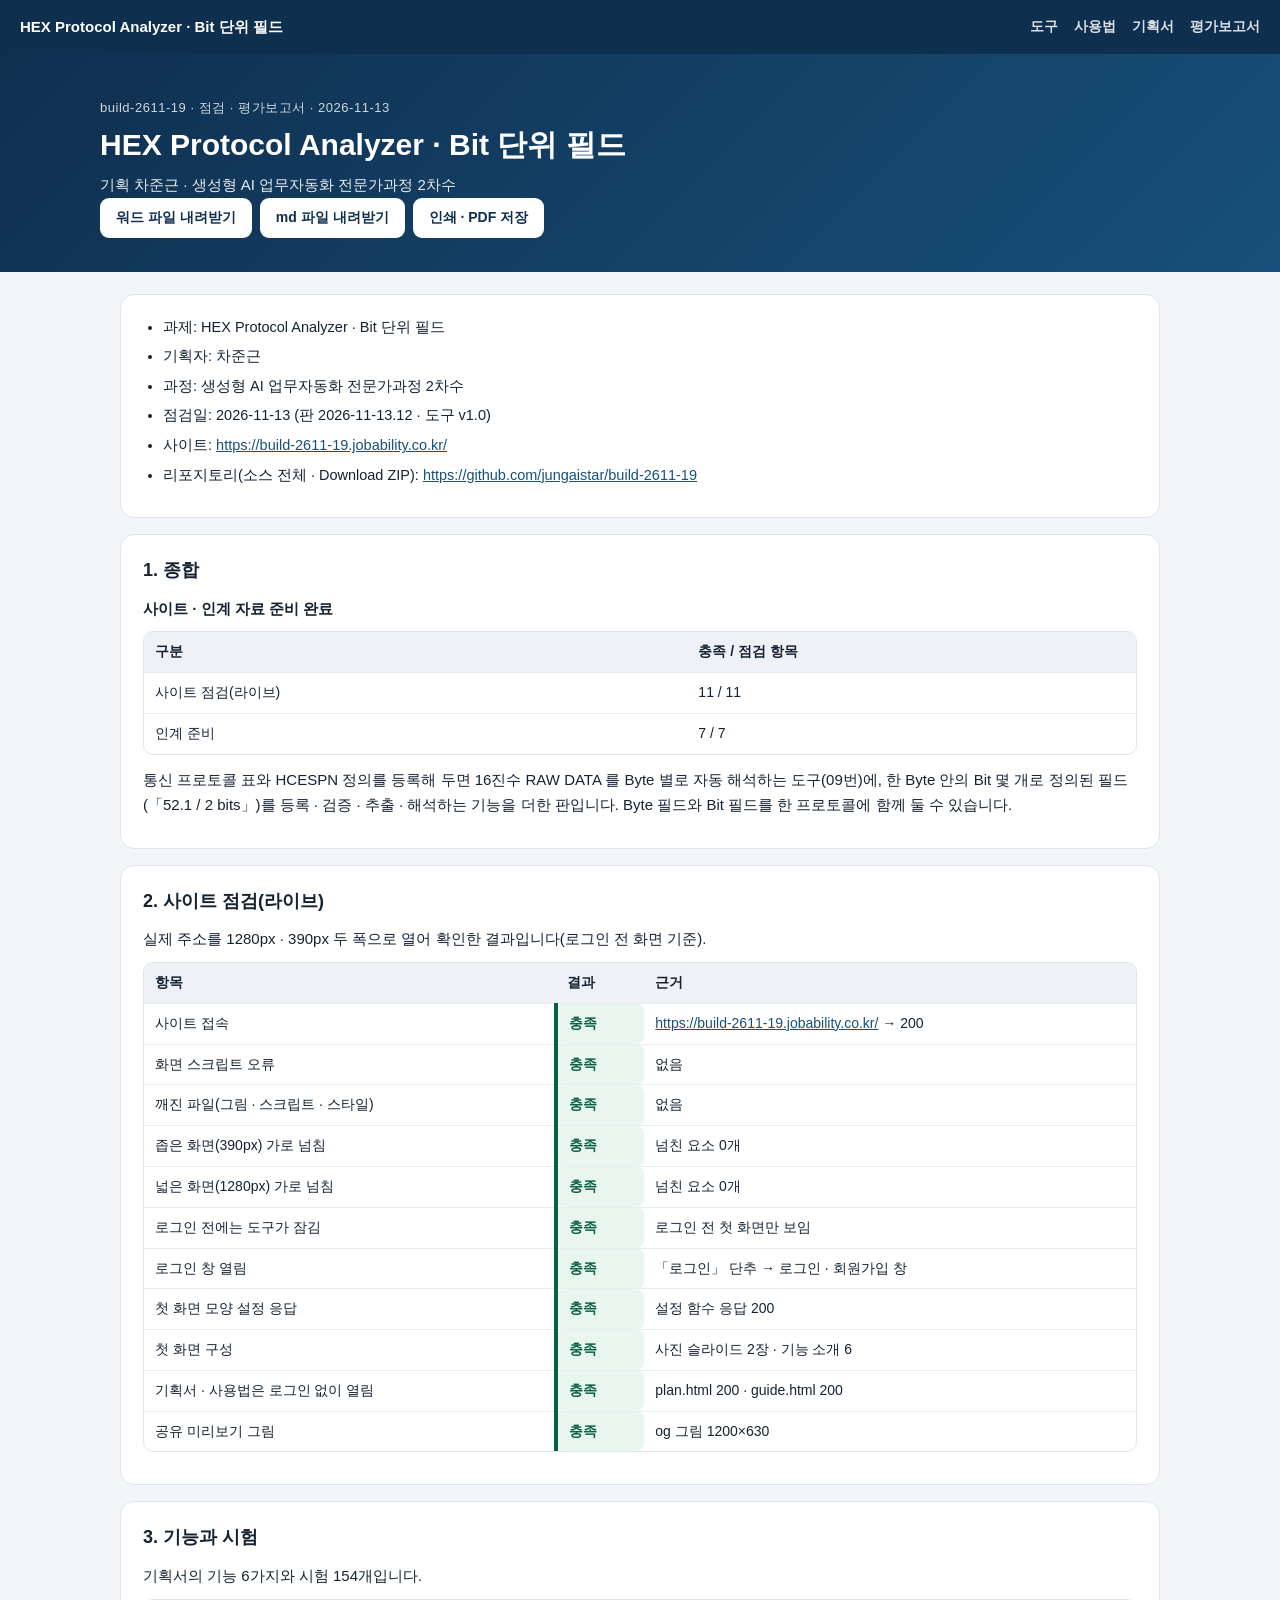
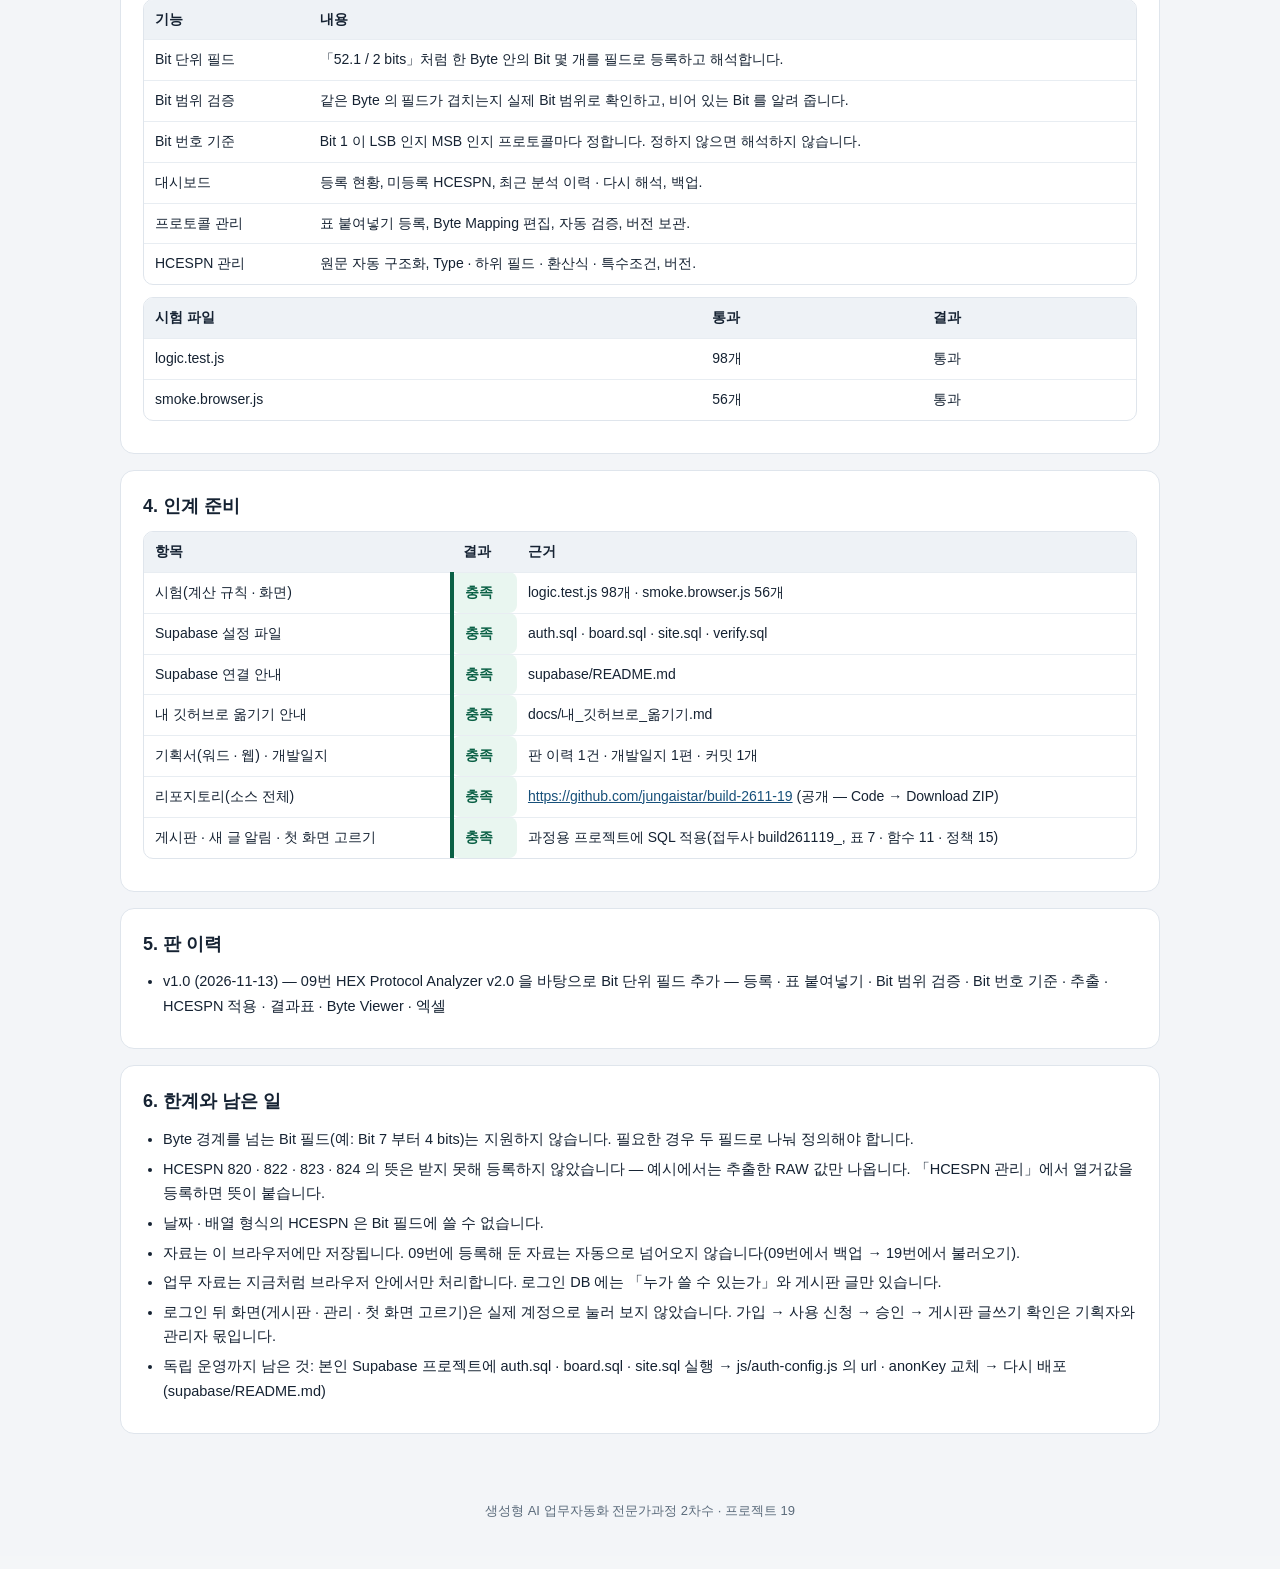
<file: report.html>
<!DOCTYPE html>
<html lang="ko">
<head>
<meta charset="UTF-8">
<meta name="viewport" content="width=device-width, initial-scale=1.0">
<title>평가보고서 — HEX Protocol Analyzer · Bit 단위 필드</title>
<!-- seo-kit: 검색 · 공유 미리보기(주소를 옮기면 이 묶음의 주소를 내 주소로) -->
<link rel="canonical" href="https://build-2611-19.jobability.co.kr/report.html">
<meta name="robots" content="index,follow">
<meta property="og:type" content="website">
<meta property="og:site_name" content="HD현대사이트솔루션">
<meta property="og:title" content="평가보고서 — HEX Protocol Analyzer · Bit 단위 필드">
<meta property="og:description" content="HEX Protocol Analyzer · Bit 단위 필드 점검 · 평가보고서(2026-11-13) — 사이트 점검, 기능과 시험, 인계 준비, 판 이력, 한계.">
<meta property="og:url" content="https://build-2611-19.jobability.co.kr/report.html">
<meta property="og:image" content="https://build-2611-19.jobability.co.kr/og-image.png?v=2">
<meta property="og:image:secure_url" content="https://build-2611-19.jobability.co.kr/og-image.png?v=2">
<meta property="og:image:type" content="image/png">
<meta property="og:image:width" content="1200">
<meta property="og:image:height" content="630">
<meta property="og:image:alt" content="HEX RAW DATA, Bit 단위까지 한눈에">
<meta property="og:locale" content="ko_KR">
<meta name="twitter:card" content="summary_large_image">
<meta name="twitter:title" content="평가보고서 — HEX Protocol Analyzer · Bit 단위 필드">
<meta name="twitter:description" content="HEX Protocol Analyzer · Bit 단위 필드 점검 · 평가보고서(2026-11-13) — 사이트 점검, 기능과 시험, 인계 준비, 판 이력, 한계.">
<meta name="twitter:image" content="https://build-2611-19.jobability.co.kr/og-image.png?v=2">
<!-- /seo-kit -->
<meta name="description" content="HEX Protocol Analyzer · Bit 단위 필드 점검 · 평가보고서(2026-11-13) — 사이트 점검, 기능과 시험, 인계 준비, 판 이력, 한계.">
<link rel="icon" href="favicon.svg" type="image/svg+xml">
<link rel="stylesheet" href="css/style.css">
<style>
body{margin:0;font-family:Pretendard,-apple-system,"Apple SD Gothic Neo","Malgun Gothic",sans-serif;background:#f3f5f8;color:#152232;line-height:1.7;word-break:keep-all;overflow-wrap:break-word;}
.rp-top{background:#0f2f4f;color:#fff;padding:14px 20px;display:flex;flex-wrap:wrap;gap:8px 18px;align-items:center;justify-content:space-between;}
.rp-top a{color:#fff;text-decoration:none;font-weight:700;font-size:15px;} .rp-top nav{display:flex;flex-direction:row;flex-wrap:wrap;gap:4px 16px;} .rp-top nav a{font-weight:600;font-size:14px;opacity:.85;}
.rp-hero{background:linear-gradient(135deg,#0f2f4f,#17507a);color:#fff;padding:40px 20px 34px;} .rp-hero div,.rp-main{max-width:1080px;margin:0 auto;}
.rp-hero small{opacity:.8;font-size:13px;letter-spacing:.04em;} .rp-hero h1{margin:6px 0 8px;font-size:clamp(22px,3.4vw,30px);line-height:1.3;} .rp-hero p{margin:0;opacity:.9;font-size:15px;}
.rp-main{padding:22px 20px 50px;} .rp-main section.card{background:#fff;border:1px solid #dfe5ec;border-radius:14px;padding:20px 22px;margin:0 0 16px;} .rp-main section.card:empty{display:none;}
.rp-main h2{margin:0 0 10px;font-size:18px;} .rp-main p{margin:0 0 10px;font-size:15px;} .rp-main ul{margin:0 0 10px 20px;padding:0;} .rp-main li{margin-bottom:5px;font-size:14.5px;}
.rp-main .tablewrap{overflow-x:auto;max-height:none;border:1px solid #dfe5ec;border-radius:10px;margin:0 0 12px;} .rp-main table{border-collapse:collapse;width:100%;font-size:14px;}
.rp-main th,.rp-main td{padding:8px 11px;border-bottom:1px solid #e8edf2;text-align:left;vertical-align:top;white-space:normal;} .rp-main th{background:#eef2f6;white-space:nowrap;position:static;}
.rp-main td.st{font-weight:700;white-space:nowrap;} .rp-main td.ok{color:#0a6045;} .rp-main td.no{color:#c8341f;} .rp-main a{color:#17507a;} .rp-main code{background:#eef2f6;border-radius:4px;padding:0 4px;font-size:13px;}
.rp-dl{display:flex;flex-wrap:wrap;gap:8px;margin-top:16px;} .rp-dl a{display:inline-flex;align-items:center;min-height:40px;padding:0 16px;border-radius:9px;background:#fff;color:#0f2f4f;font-weight:700;font-size:14px;text-decoration:none;}
.rp-foot{text-align:center;color:#5b6b7b;font-size:13px;padding:0 20px 34px;}
@media print{.rp-top,.rp-dl{display:none;} body{background:#fff;} .rp-main section.card{border:0;padding:0 0 8px;}}
</style>
</head>
<body>
<div class="rp-top"><a href="index.html">HEX Protocol Analyzer · Bit 단위 필드</a><nav aria-label="문서"><a href="index.html">도구</a><a href="guide.html">사용법</a><a href="plan.html">기획서</a><a href="report.html" aria-current="page">평가보고서</a></nav></div>
<header class="rp-hero"><div>
  <small>build-2611-19 · 점검 · 평가보고서 · 2026-11-13</small>
  <h1>HEX Protocol Analyzer · Bit 단위 필드</h1>
  <p>기획 차준근 · 생성형 AI 업무자동화 전문가과정 2차수</p>
  <div class="rp-dl"><a href="docs/평가보고서/build-2611-19_평가보고서_2026-11-13.docx" download>워드 파일 내려받기</a><a href="docs/평가보고서/build-2611-19_평가보고서_2026-11-13.md" download>md 파일 내려받기</a><a href="#" onclick="window.print();return false">인쇄 · PDF 저장</a></div>
</div></header>
<main class="rp-main">
<section class="card"><ul>
<li>과제: HEX Protocol Analyzer · Bit 단위 필드</li>
<li>기획자: 차준근</li>
<li>과정: 생성형 AI 업무자동화 전문가과정 2차수</li>
<li>점검일: 2026-11-13 (판 2026-11-13.12 · 도구 v1.0)</li>
<li>사이트: <a href="https://build-2611-19.jobability.co.kr/">https://build-2611-19.jobability.co.kr/</a></li>
<li>리포지토리(소스 전체 · Download ZIP): <a href="https://github.com/jungaistar/build-2611-19">https://github.com/jungaistar/build-2611-19</a></li>
</ul>
</section><section class="card"><h2>1. 종합</h2>
<p><b>사이트 · 인계 자료 준비 완료</b></p>
<div class="tablewrap"><table><thead><tr><th>구분</th><th>충족 / 점검 항목</th></tr></thead><tbody><tr><td>사이트 점검(라이브)</td><td>11 / 11</td></tr><tr><td>인계 준비</td><td>7 / 7</td></tr></tbody></table></div>
<p>통신 프로토콜 표와 HCESPN 정의를 등록해 두면 16진수 RAW DATA 를 Byte 별로 자동 해석하는 도구(09번)에, 한 Byte 안의 Bit 몇 개로 정의된 필드(「52.1 / 2 bits」)를 등록 · 검증 · 추출 · 해석하는 기능을 더한 판입니다. Byte 필드와 Bit 필드를 한 프로토콜에 함께 둘 수 있습니다.</p>
</section><section class="card"><h2>2. 사이트 점검(라이브)</h2>
<p>실제 주소를 1280px · 390px 두 폭으로 열어 확인한 결과입니다(로그인 전 화면 기준).</p>
<div class="tablewrap"><table><thead><tr><th>항목</th><th>결과</th><th>근거</th></tr></thead><tbody><tr><td>사이트 접속</td><td class="st ok">충족</td><td><a href="https://build-2611-19.jobability.co.kr/">https://build-2611-19.jobability.co.kr/</a> → 200</td></tr><tr><td>화면 스크립트 오류</td><td class="st ok">충족</td><td>없음</td></tr><tr><td>깨진 파일(그림 · 스크립트 · 스타일)</td><td class="st ok">충족</td><td>없음</td></tr><tr><td>좁은 화면(390px) 가로 넘침</td><td class="st ok">충족</td><td>넘친 요소 0개</td></tr><tr><td>넓은 화면(1280px) 가로 넘침</td><td class="st ok">충족</td><td>넘친 요소 0개</td></tr><tr><td>로그인 전에는 도구가 잠김</td><td class="st ok">충족</td><td>로그인 전 첫 화면만 보임</td></tr><tr><td>로그인 창 열림</td><td class="st ok">충족</td><td>「로그인」 단추 → 로그인 · 회원가입 창</td></tr><tr><td>첫 화면 모양 설정 응답</td><td class="st ok">충족</td><td>설정 함수 응답 200</td></tr><tr><td>첫 화면 구성</td><td class="st ok">충족</td><td>사진 슬라이드 2장 · 기능 소개 6</td></tr><tr><td>기획서 · 사용법은 로그인 없이 열림</td><td class="st ok">충족</td><td>plan.html 200 · guide.html 200</td></tr><tr><td>공유 미리보기 그림</td><td class="st ok">충족</td><td>og 그림 1200×630</td></tr></tbody></table></div>
</section><section class="card"><h2>3. 기능과 시험</h2>
<p>기획서의 기능 6가지와 시험 154개입니다.</p>
<div class="tablewrap"><table><thead><tr><th>기능</th><th>내용</th></tr></thead><tbody><tr><td>Bit 단위 필드</td><td>「52.1 / 2 bits」처럼 한 Byte 안의 Bit 몇 개를 필드로 등록하고 해석합니다.</td></tr><tr><td>Bit 범위 검증</td><td>같은 Byte 의 필드가 겹치는지 실제 Bit 범위로 확인하고, 비어 있는 Bit 를 알려 줍니다.</td></tr><tr><td>Bit 번호 기준</td><td>Bit 1 이 LSB 인지 MSB 인지 프로토콜마다 정합니다. 정하지 않으면 해석하지 않습니다.</td></tr><tr><td>대시보드</td><td>등록 현황, 미등록 HCESPN, 최근 분석 이력 · 다시 해석, 백업.</td></tr><tr><td>프로토콜 관리</td><td>표 붙여넣기 등록, Byte Mapping 편집, 자동 검증, 버전 보관.</td></tr><tr><td>HCESPN 관리</td><td>원문 자동 구조화, Type · 하위 필드 · 환산식 · 특수조건, 버전.</td></tr></tbody></table></div>
<div class="tablewrap"><table><thead><tr><th>시험 파일</th><th>통과</th><th>결과</th></tr></thead><tbody><tr><td>logic.test.js</td><td>98개</td><td>통과</td></tr><tr><td>smoke.browser.js</td><td>56개</td><td>통과</td></tr></tbody></table></div>
</section><section class="card"><h2>4. 인계 준비</h2>
<div class="tablewrap"><table><thead><tr><th>항목</th><th>결과</th><th>근거</th></tr></thead><tbody><tr><td>시험(계산 규칙 · 화면)</td><td class="st ok">충족</td><td>logic.test.js 98개 · smoke.browser.js 56개</td></tr><tr><td>Supabase 설정 파일</td><td class="st ok">충족</td><td>auth.sql · board.sql · site.sql · verify.sql</td></tr><tr><td>Supabase 연결 안내</td><td class="st ok">충족</td><td>supabase/README.md</td></tr><tr><td>내 깃허브로 옮기기 안내</td><td class="st ok">충족</td><td>docs/내_깃허브로_옮기기.md</td></tr><tr><td>기획서(워드 · 웹) · 개발일지</td><td class="st ok">충족</td><td>판 이력 1건 · 개발일지 1편 · 커밋 1개</td></tr><tr><td>리포지토리(소스 전체)</td><td class="st ok">충족</td><td><a href="https://github.com/jungaistar/build-2611-19">https://github.com/jungaistar/build-2611-19</a> (공개 — Code → Download ZIP)</td></tr><tr><td>게시판 · 새 글 알림 · 첫 화면 고르기</td><td class="st ok">충족</td><td>과정용 프로젝트에 SQL 적용(접두사 build261119_, 표 7 · 함수 11 · 정책 15)</td></tr></tbody></table></div>
</section><section class="card"><h2>5. 판 이력</h2>
<ul>
<li>v1.0 (2026-11-13) — 09번 HEX Protocol Analyzer v2.0 을 바탕으로 Bit 단위 필드 추가 — 등록 · 표 붙여넣기 · Bit 범위 검증 · Bit 번호 기준 · 추출 · HCESPN 적용 · 결과표 · Byte Viewer · 엑셀</li>
</ul>
</section><section class="card"><h2>6. 한계와 남은 일</h2>
<ul>
<li>Byte 경계를 넘는 Bit 필드(예: Bit 7 부터 4 bits)는 지원하지 않습니다. 필요한 경우 두 필드로 나눠 정의해야 합니다.</li>
<li>HCESPN 820 · 822 · 823 · 824 의 뜻은 받지 못해 등록하지 않았습니다 — 예시에서는 추출한 RAW 값만 나옵니다. 「HCESPN 관리」에서 열거값을 등록하면 뜻이 붙습니다.</li>
<li>날짜 · 배열 형식의 HCESPN 은 Bit 필드에 쓸 수 없습니다.</li>
<li>자료는 이 브라우저에만 저장됩니다. 09번에 등록해 둔 자료는 자동으로 넘어오지 않습니다(09번에서 백업 → 19번에서 불러오기).</li>
<li>업무 자료는 지금처럼 브라우저 안에서만 처리합니다. 로그인 DB 에는 「누가 쓸 수 있는가」와 게시판 글만 있습니다.</li>
<li>로그인 뒤 화면(게시판 · 관리 · 첫 화면 고르기)은 실제 계정으로 눌러 보지 않았습니다. 가입 → 사용 신청 → 승인 → 게시판 글쓰기 확인은 기획자와 관리자 몫입니다.</li>
<li>독립 운영까지 남은 것: 본인 Supabase 프로젝트에 auth.sql · board.sql · site.sql 실행 → js/auth-config.js 의 url · anonKey 교체 → 다시 배포(supabase/README.md)</li>
</ul></section>
</main>
<p class="rp-foot">생성형 AI 업무자동화 전문가과정 2차수 · 프로젝트 19</p>
</body>
</html>
</file>
<file: css/analyzer.css>
/* build-2611-10 v2 — 심플형 업무 대시보드(왼쪽 네이비 사이드바 + 오른쪽 내용). 기획자 시제품의 색 · 배치를 따른다 */
:root{--bg:#f4f6fa;--card:#fff;--line:#e3e8f0;--tx:#1f2937;--sub:#6b7280;--soft:#eef2f7;--navy:#1e2a4a;--blue:#2563eb;--green:#15803d;--red:#dc2626;--bb:#e8f0fe;--gb:#e7f6ec;--rb:#fdeaea;--side:204px;}
*{box-sizing:border-box;}
html,body{height:100%;margin:0;}
body{font:13px/1.55 "Pretendard","Noto Sans KR","Apple SD Gothic Neo","Malgun Gothic",sans-serif;background:var(--bg);color:var(--tx);word-break:keep-all;overflow-wrap:break-word;}
[hidden]{display:none !important;}
#app{display:flex;height:100%;}
aside{width:var(--side);background:var(--navy);color:#cbd5e8;padding:20px 12px 14px;display:flex;flex-direction:column;gap:4px;flex:none;}
aside h1{font-size:15px;color:#fff;margin:0 8px 18px;font-weight:700;}
nav{display:flex;flex-direction:column;gap:4px;}
nav button,.sbtn{background:none;border:0;color:inherit;text-align:left;padding:9px 12px;border-radius:7px;font:inherit;cursor:pointer;text-decoration:none;display:block;}
nav button:hover,.sbtn:hover{background:#2a3a63;}
nav button.on{background:#3b4f85;color:#fff;font-weight:700;}
.side-foot{margin-top:auto;display:flex;flex-direction:column;gap:2px;}
.side-foot .sbtn{font-size:12px;opacity:.85;padding:6px 12px;}
.side-foot small{color:#8fa0c4;font-size:11px;padding:8px 12px 0;line-height:1.5;}
main{flex:1;min-width:0;display:flex;flex-direction:column;padding:20px 24px 16px;}
#view{flex:1;min-height:0;overflow:auto;display:flex;flex-direction:column;}
h2{font-size:17px;margin:0 0 14px;}
h3{font-size:14px;margin:0 0 10px;}
small,.sub{color:var(--sub);font-size:11.5px;}
.card{background:var(--card);border:1px solid var(--line);border-radius:10px;padding:14px 16px;margin-bottom:14px;}
.kpis{display:grid;grid-template-columns:repeat(4,minmax(0,1fr));gap:12px;margin-bottom:14px;}
.kpi{margin:0;} .kpi span{color:var(--sub);display:block;} .kpi b{font-size:30px;line-height:1.3;font-variant-numeric:tabular-nums;}
.s-진행{color:var(--blue);} .s-완료{color:var(--green);} .s-지연{color:var(--red);}
.g3{display:grid;grid-template-columns:repeat(3,minmax(0,1fr));gap:16px;}
.mi{display:flex;justify-content:space-between;gap:8px;padding:7px 0;border-bottom:1px solid var(--line);}
.mi:last-child{border:0;} .mi small{display:block;} .mi > div{min-width:0;}
.bd{font-size:11px;font-weight:600;padding:1px 8px;border-radius:10px;height:max-content;white-space:nowrap;}
.bd.s-진행{background:var(--bb);} .bd.s-완료{background:var(--gb);} .bd.s-지연{background:var(--rb);}
.tagx{font-style:normal;font-size:10.5px;font-weight:600;border-radius:4px;padding:0 5px;margin-left:5px;background:var(--soft);color:var(--sub);white-space:nowrap;}
.tagx.dc{background:#fff3d6;color:#8a5a00;} .tagx.un{background:#f1e9fb;color:#6a3fa0;}
.em{color:var(--sub);text-align:center;padding:18px 0;margin:0;}
table{width:100%;border-collapse:collapse;}
th,td{text-align:left;padding:7px 8px;border-bottom:1px solid var(--line);vertical-align:top;}
th{color:var(--sub);font-weight:500;font-size:12px;white-space:nowrap;background:var(--card);}
.wrap{overflow-x:auto;}
.bar{display:flex;gap:8px;flex-wrap:wrap;align-items:center;margin-bottom:12px;}
.sp{flex:1;}
select,input,textarea,button{font:inherit;color:var(--tx);}
select,input[type=text],input[type=date],input[type=search],textarea{background:var(--card);border:1px solid var(--line);border-radius:6px;padding:5px 8px;max-width:100%;}
textarea{width:100%;min-height:70px;resize:vertical;line-height:1.5;}
button.b,a.b{background:var(--card);border:1px solid var(--line);border-radius:6px;padding:5px 12px;cursor:pointer;text-decoration:none;color:var(--tx);white-space:nowrap;}
button.b:hover{border-color:#b8c3d6;} button.b:disabled{opacity:.45;cursor:not-allowed;}
button.pri{background:var(--blue);border-color:var(--blue);color:#fff;} button.dg{color:var(--red);}
label.ck{display:inline-flex;gap:5px;align-items:center;white-space:nowrap;}

/* 주간업무 현황 — 금주 · 차주 좌우, 따로 스크롤 */
.cols{flex:1;min-height:320px;display:grid;grid-template-columns:minmax(0,1fr) minmax(0,1fr);gap:14px;}
.col{display:flex;flex-direction:column;min-height:0;background:var(--card);border:1px solid var(--line);border-radius:10px;}
.ch{padding:11px 14px;border-bottom:1px solid var(--line);display:flex;justify-content:space-between;align-items:baseline;gap:8px;}
.ch b{font-size:14px;} .col.cur .ch{box-shadow:inset 0 3px 0 var(--blue);border-radius:10px 10px 0 0;} .col.nxt .ch{box-shadow:inset 0 3px 0 #94a3b8;border-radius:10px 10px 0 0;}
.list{flex:1;min-height:0;overflow:auto;padding:4px 14px 10px;}
.item{border-bottom:1px solid var(--line);} .item:last-child{border:0;}
.item.late .ti{color:var(--red);}
.row{display:flex;justify-content:space-between;gap:10px;padding:9px 0;cursor:pointer;}
.row > div:first-child{min-width:0;}
.ti{display:block;font-weight:600;} .meta{color:var(--sub);font-size:11.5px;display:block;}
.rt{display:flex;gap:6px;align-items:flex-start;flex:none;}
.dt{display:none;padding:0 0 12px;} .item.open .dt{display:block;}
pre.orig{margin:0 0 8px;padding:9px 11px;background:var(--soft);border-radius:7px;font:inherit;white-space:pre-wrap;overflow-wrap:anywhere;}
.act{display:flex;gap:8px;flex-wrap:wrap;align-items:center;}
.form{display:grid;grid-template-columns:repeat(auto-fill,minmax(min(190px,100%),1fr));gap:9px 12px;align-items:end;}
.form label{display:flex;flex-direction:column;gap:3px;color:var(--sub);font-size:12px;min-width:0;}
.form label.full{grid-column:1/-1;} .form input,.form select{width:100%;}

/* 업로드 */
.steps{display:grid;grid-template-columns:repeat(4,minmax(0,1fr));gap:8px;margin-bottom:14px;}
.step{border:1px solid var(--line);border-radius:8px;padding:8px 11px;background:var(--card);color:var(--sub);}
.step b{display:block;font-size:11px;letter-spacing:.04em;} .step.on{border-color:var(--blue);color:var(--tx);box-shadow:inset 0 3px 0 var(--blue);} .step.done{color:var(--green);}
.drop{display:block;border:2px dashed #b8c3d6;border-radius:10px;padding:26px 16px;text-align:center;cursor:pointer;background:#fbfcfe;}
.drop:hover,.drop.over{border-color:var(--blue);background:#f1f6ff;} .drop b{display:block;font-size:14px;margin-bottom:4px;}
table.prev td{padding:5px 6px;} table.prev input[type=text]{width:100%;min-width:150px;} table.prev textarea{min-width:220px;min-height:54px;}
tr.skip td{opacity:.5;} tr.flag td{background:#fffaf0;} .bad{color:var(--red);font-weight:600;} .warnb{background:#fff7e6;border:1px solid #f1d9a6;border-radius:8px;padding:9px 12px;margin-bottom:12px;}
.okb{background:var(--gb);border:1px solid #bfe5cc;border-radius:8px;padding:9px 12px;margin-bottom:12px;}
.tabs{display:flex;gap:6px;flex-wrap:wrap;margin-bottom:12px;} .tabs button.on{background:var(--navy);color:#fff;border-color:var(--navy);}
.fieldhead{background:var(--soft);font-weight:700;}
#toast{position:fixed;right:20px;bottom:20px;background:#111827;color:#fff;padding:10px 15px;border-radius:9px;font-size:13px;z-index:50;max-width:min(420px,calc(100vw - 40px));}

@media (max-width:900px){
  #app{flex-direction:column;height:auto;min-height:100%;}
  aside{width:auto;flex-direction:row;flex-wrap:wrap;align-items:center;padding:10px 12px;gap:6px;}
  aside h1{margin:0 8px 0 4px;} nav{flex-direction:row;flex-wrap:wrap;} nav button{padding:7px 10px;}
  .side-foot{margin:0 0 0 auto;flex-direction:row;align-items:center;} .side-foot small{display:none;}
  main{padding:14px 12px;} #view{overflow:visible;}
  .kpis{grid-template-columns:repeat(2,minmax(0,1fr));} .g3{grid-template-columns:minmax(0,1fr);}
  .cols{grid-template-columns:minmax(0,1fr);} .col{max-height:70vh;} .steps{grid-template-columns:repeat(2,minmax(0,1fr));}
}
@media print{
  aside,.noprint,#toast{display:none !important;} #app{display:block;height:auto;} main{padding:0;} #view{overflow:visible;display:block;}
  body{background:#fff;} .card{border:0;padding:0;} th{background:#fff;} .wrap{overflow:visible;}
}

/* ── HEX Protocol Analyzer 전용 ── */
.split{display:grid;grid-template-columns:270px minmax(0,1fr);gap:14px;align-items:start;}
@media (max-width:900px){.split{grid-template-columns:minmax(0,1fr);}}
.plist{list-style:none;margin:0;padding:0;}
.plist li{border-bottom:1px solid var(--line);} .plist li:last-child{border:0;}
.plist button{display:block;width:100%;text-align:left;background:none;border:0;padding:8px 6px;cursor:pointer;border-radius:6px;}
.plist button:hover{background:var(--soft);} .plist li.on button{background:var(--bb);font-weight:700;}
.plist small{display:block;}
textarea.mono,input.mono,.mono{font-family:ui-monospace,SFMono-Regular,Menlo,Consolas,monospace;}
textarea.paste{min-height:110px;}
table.grid td{padding:4px 5px;} table.grid input,table.grid select{width:100%;min-width:60px;}
table.grid input.n{width:70px;min-width:56px;} table.grid input.w{min-width:200px;}
.iss{margin:10px 0;padding:9px 12px;border-radius:8px;border:1px solid var(--line);}
.iss.error{background:var(--rb);border-color:#f3c1c1;} .iss.warn{background:#fff7e6;border-color:#f1d9a6;} .iss.ok{background:var(--gb);border-color:#bfe5cc;} .iss.info{background:var(--bb);border-color:#c5d6f7;}
.iss ul{margin:4px 0 0 18px;padding:0;}
.st-ok{color:var(--green);} .st-warn{color:#b45309;} .st-error{color:var(--red);font-weight:700;} .st-na{color:#6a3fa0;}
.hexv{display:flex;flex-wrap:wrap;gap:3px;font-family:ui-monospace,SFMono-Regular,Menlo,Consolas,monospace;font-size:13px;position:relative;}
.hb{position:relative;min-width:30px;text-align:center;padding:5px 0 3px;border-radius:5px;border:1px solid transparent;cursor:default;background:var(--soft);line-height:1.2;}
.hb small{display:block;font-size:9px;color:var(--sub);font-family:inherit;}
.hb.hl{outline:2px solid var(--navy);outline-offset:0;z-index:1;} .hb.hl2{box-shadow:inset 0 -3px 0 var(--navy);}
.hb.undef{background:repeating-linear-gradient(45deg,#f1f3f7,#f1f3f7 4px,#e3e8f0 4px,#e3e8f0 8px);} .hb.err{background:var(--rb);border-color:var(--red);}
.c0{background:#dbe8ff;} .c1{background:#d9f2e2;} .c2{background:#ffe6c7;} .c3{background:#eadcfb;} .c4{background:#ffdfe8;} .c5{background:#d5f0f2;} .c6{background:#f3ecc4;} .c7{background:#e2e6ee;}
#tip{position:fixed;z-index:60;background:#111827;color:#fff;border-radius:9px;padding:9px 12px;font-size:12px;line-height:1.6;max-width:340px;pointer-events:none;box-shadow:0 6px 20px rgba(0,0,0,.25);}
#tip b{color:#fde68a;} #tip dl{display:grid;grid-template-columns:max-content 1fr;gap:0 10px;margin:0;} #tip dt{color:#9ca3af;} #tip dd{margin:0;overflow-wrap:anywhere;}
.legend{display:flex;flex-wrap:wrap;gap:6px 12px;margin:8px 0 0;font-size:12px;color:var(--sub);} .legend i{display:inline-block;width:12px;height:12px;border-radius:3px;margin-right:4px;vertical-align:-1px;}
.rlist{max-height:260px;overflow:auto;} .rlist tr{cursor:pointer;} .rlist tr.on td{background:var(--bb);}
tr.child td{color:var(--sub);font-size:12px;} tr.child td:nth-child(3){padding-left:22px;}

/* 19 — Bit 단위 필드 */
tr.bitrow td:first-child input{border-color:#7c93c9;} tr.bitfield td{background:#f6f8fd;}
.hb.multi{outline:2px dashed #3b4f85; outline-offset:-2px;}
#tip .tipsub{display:block; color:#8fa0c4; font-size:11.5px; margin:2px 0 6px;}
#tip .bf{border-top:1px solid rgba(255,255,255,.14); padding:7px 0 2px;} #tip .bf dl{margin:5px 0 0;}
#tip .bits{display:inline-flex; gap:2px; font-family:ui-monospace,Menlo,monospace; font-size:12px;}
#tip .bits i{font-style:normal; width:17px; height:20px; line-height:20px; text-align:center; border-radius:3px; background:rgba(255,255,255,.1); color:#9fb0d0;}
#tip .bits i.on{background:#ffb347; color:#16233f; font-weight:700;}
#pform select{font:inherit; padding:6px 8px; border:1px solid var(--line); border-radius:6px; background:#fff; width:100%;}
</file>
<file: css/auth.css>
/* data10 로그인 키트 — 정본: data10-00/kit/auth/css/auth.css (사본을 직접 고치지 말 것)
   로그인 전 대문 · 사용 신청 · 승인 대기 · 구성원 관리 창. 클래스는 모두 ag- / auth- 로 시작해 도구 화면과 섞이지 않는다. */
:root {
  --ag-ink: #172334; --ag-sub: #55657a; --ag-line: #d6dee8; --ag-bg: #f3f6f9;
  --ag-navy: #13274b; --ag-navy-2: #0c1b36; --ag-brand: #1f5fa8; --ag-brand-d: #174a84;
  --ag-ok: #1b6e3a; --ag-ok-bg: #e5f3ea; --ag-err: #b3261e; --ag-err-bg: #fdecea; --ag-warn: #7a5200; --ag-warn-bg: #fff4d6;
  --ag-accent: #a9c2e2;
  --ag-pad: 20px;
}
@media (min-width: 640px) { :root { --ag-pad: 28px; } }
@media (min-width: 1024px) { :root { --ag-pad: 40px; } }

/* 로그인 전에는 도구 화면을 감춘다(자리는 그대로 — 그래프 폭 계산이 흔들리지 않게 visibility) */
html.auth-lock body > *:not(#authGate) { visibility: hidden; }
html.auth-lock body { overflow: hidden; }

.ag {
  position: fixed; inset: 0; z-index: 2000; overflow-y: auto; -webkit-overflow-scrolling: touch;
  background: var(--ag-bg); color: var(--ag-ink);
  font: 16px/1.65 Pretendard, 'Apple SD Gothic Neo', 'Malgun Gothic', 'Noto Sans KR', sans-serif;
  word-break: keep-all; overflow-wrap: break-word;
}
.ag[hidden] { display: none; }
.ag *, .ag *::before, .ag *::after, .ag-modal * { box-sizing: border-box; }

.ag-wrap {
  max-width: calc(1180px + 2 * var(--ag-pad)); margin: 0 auto; padding: 0 var(--ag-pad);
  display: grid; grid-template-columns: minmax(0, 1fr); gap: 0;
}
.ag-hero {
  background: linear-gradient(160deg, var(--ag-navy) 0%, var(--ag-navy-2) 100%); color: #fff;
  margin: 0 calc(-1 * var(--ag-pad)); padding: 36px var(--ag-pad) 32px;
}
.ag-side { padding: 24px 0 8px; }
@media (min-width: 960px) {
  .ag { background: linear-gradient(90deg, var(--ag-navy-2) 0, var(--ag-navy-2) 50%, var(--ag-bg) 50%); }
  .ag-wrap { grid-template-columns: minmax(0, 1fr) minmax(0, 1fr); min-height: calc(100vh - 48px); align-items: center; }
  .ag-hero { margin: 0; padding: 56px 48px 56px 0; background: none; min-height: 100%; display: flex; flex-direction: column; justify-content: center; }
  .ag-side { padding: 56px 0 56px 48px; }
}
.ag-eyebrow { margin: 0 0 10px; font-size: 13.5px; letter-spacing: .02em; color: var(--ag-accent); }
.ag-hero h1 { margin: 0 0 14px; font-size: clamp(26px, 3.6vw, 38px); line-height: 1.3; color: #fff; font-weight: 800; }
.ag-lead { margin: 0 0 24px; color: #d7e3f2; font-size: 16.5px; max-width: 640px; }
.ag-feats { list-style: none; margin: 0 0 24px; padding: 0; display: grid; grid-template-columns: minmax(0, 1fr); gap: 10px; }
@media (min-width: 640px) { .ag-feats { grid-template-columns: repeat(2, minmax(0, 1fr)); } }
.ag-feats li { border: 1px solid rgba(255, 255, 255, .14); border-radius: 12px; padding: 14px 16px; background: rgba(255, 255, 255, .05); }
.ag-feats b { display: block; color: #fff; font-size: 15.5px; margin-bottom: 4px; }
.ag-feats span { display: block; color: #c4d3e6; font-size: 14px; line-height: 1.55; }
.ag-flow-t { margin: 0 0 8px; font-size: 13.5px; color: #a9c2e2; }
.ag-flow ol { list-style: none; margin: 0; padding: 0; display: flex; flex-wrap: wrap; gap: 8px; }
.ag-flow li { display: inline-flex; align-items: center; gap: 8px; padding: 6px 12px 6px 6px; border-radius: 999px; background: rgba(255, 255, 255, .08); color: #e6eef8; font-size: 14px; }
.ag-n { display: inline-grid; place-items: center; width: 24px; height: 24px; border-radius: 50%; background: #fff; color: var(--ag-navy); font-weight: 700; font-size: 13px; }

.ag-card { background: #fff; border: 1px solid var(--ag-line); border-radius: 16px; padding: 26px 24px; box-shadow: 0 10px 30px rgba(15, 30, 55, .08); max-width: 460px; margin: 0 auto; }
.ag-card h2 { margin: 6px 0 8px; font-size: 21px; color: var(--ag-ink); }
.ag-card p { margin: 0 0 12px; }
.ag-sub { color: var(--ag-sub); font-size: 14.5px; }
.ag-tabs { display: flex; gap: 4px; padding: 4px; background: #eef2f6; border-radius: 10px; margin: 0 0 18px; }
.ag-tabs button { flex: 1; border: 0; background: transparent; padding: 9px 10px; border-radius: 8px; font: inherit; font-weight: 600; color: var(--ag-sub); cursor: pointer; }
.ag-tabs button[aria-selected="true"] { background: #fff; color: var(--ag-ink); box-shadow: 0 1px 3px rgba(0, 0, 0, .1); }
.ag-form { display: grid; gap: 12px; }
.ag-form label { display: grid; gap: 5px; font-size: 14px; font-weight: 600; color: var(--ag-ink); }
.ag-form small { font-weight: 400; color: var(--ag-sub); }
.ag-form input { font: inherit; font-size: 16px; font-weight: 400; padding: 10px 12px; border: 1px solid var(--ag-line); border-radius: 9px; background: #fff; color: var(--ag-ink); width: 100%; }
.ag-form input::placeholder { color: #8a97a8; font-weight: 400; }
.ag-form input:focus { outline: 2px solid var(--ag-brand); outline-offset: 1px; border-color: var(--ag-brand); }
.ag-btn { font: inherit; font-weight: 700; display: inline-flex; align-items: center; justify-content: center; gap: 6px; min-height: 44px; padding: 8px 16px;
  border-radius: 10px; border: 1px solid var(--ag-line); background: #fff; color: var(--ag-ink); cursor: pointer; width: 100%; }
.ag-btn:hover { border-color: var(--ag-brand); }
.ag-btn:disabled { opacity: .6; cursor: progress; }
.ag-primary { background: var(--ag-brand); border-color: var(--ag-brand); color: #fff; }
.ag-primary:hover { background: var(--ag-brand-d); }
.ag-kakao { background: #fee500; border-color: #fee500; color: #191600; }
.ag-or { display: flex; align-items: center; gap: 10px; color: var(--ag-sub); font-size: 13px; margin: 14px 0; }
.ag-or::before, .ag-or::after { content: ''; flex: 1; height: 1px; background: var(--ag-line); }
.ag-hint { margin: 14px 0 0 !important; color: var(--ag-sub); font-size: 13.5px; }
.ag-msg { margin: 12px 0 0 !important; font-size: 14px; min-height: 1em; color: var(--ag-sub); }
.ag-msg:empty { display: none; }
.ag-msg.is-err { color: var(--ag-err); background: var(--ag-err-bg); padding: 8px 12px; border-radius: 8px; }
.ag-msg.is-ok { color: var(--ag-ok); background: var(--ag-ok-bg); padding: 8px 12px; border-radius: 8px; }
.ag-link { border: 0; background: none; color: var(--ag-sub); text-decoration: underline; font: inherit; font-size: 14px; cursor: pointer; margin-top: 14px; padding: 6px 0; }
.ag-badge { display: inline-block; padding: 3px 10px; border-radius: 999px; background: var(--ag-warn-bg); color: var(--ag-warn); font-size: 13px; font-weight: 700; }
.ag-badge.is-off { background: var(--ag-err-bg); color: var(--ag-err); }
.ag-claim { margin-top: 16px; padding: 14px; border: 1px dashed var(--ag-line); border-radius: 10px; font-size: 14px; color: var(--ag-sub); }
.ag-foot { text-align: center; color: var(--ag-sub); font-size: 13px; margin: 0; padding: 14px var(--ag-pad) 22px; }
@media (min-width: 960px) { .ag-foot { color: #8fa3bd; text-align: left; max-width: calc(1180px + 2 * var(--ag-pad)); margin: 0 auto; } }

/* 상단 바 계정 칩 */
.auth-chip { display: flex; align-items: center; gap: 6px; margin-left: auto; flex-wrap: nowrap; font-size: 13.5px; }
.auth-chip.is-float { position: fixed; top: 10px; right: 10px; z-index: 1500; background: #fff; border: 1px solid var(--ag-line); border-radius: 999px; padding: 4px 6px 4px 12px; }
.auth-chip-name { max-width: 9em; overflow: hidden; text-overflow: ellipsis; white-space: nowrap; font-weight: 600; }
.auth-chip-btn { font: inherit; font-size: 13px; border: 1px solid var(--ag-line); background: #fff; color: var(--ag-ink); border-radius: 8px; padding: 5px 10px; cursor: pointer; white-space: nowrap; display: inline-flex; align-items: center; gap: 4px; }
.auth-chip-btn:hover { border-color: var(--ag-brand); color: var(--ag-brand); }
.auth-chip-n { display: inline-grid; place-items: center; min-width: 18px; height: 18px; padding: 0 5px; border-radius: 9px; background: var(--ag-err); color: #fff; font-size: 11.5px; font-weight: 700; }
.auth-chip-n[hidden] { display: none; }
@media (max-width: 639px) { .auth-chip-name { display: none; } }

/* 구성원 관리 창 */
.ag-modal { position: fixed; inset: 0; z-index: 2100; background: rgba(10, 20, 35, .5); display: flex; align-items: flex-start; justify-content: center; padding: 24px 12px; overflow-y: auto;
  font: 15px/1.6 Pretendard, 'Apple SD Gothic Neo', 'Malgun Gothic', sans-serif; color: var(--ag-ink); word-break: keep-all; overflow-wrap: break-word; }
.ag-modal[hidden] { display: none; }
.ag-panel { background: #fff; border-radius: 14px; width: 100%; max-width: 980px; padding: 20px 22px 24px; }
.ag-panel-h { display: flex; align-items: center; justify-content: space-between; gap: 12px; }
.ag-panel-h h2 { margin: 0; font-size: 20px; }
.ag-x { border: 0; background: none; font-size: 26px; line-height: 1; cursor: pointer; color: var(--ag-sub); padding: 4px 8px; }
.ag-panel .ag-tabs { max-width: 320px; margin: 12px 0; }
.ag-tablewrap { overflow-x: auto; }
.ag-table { width: 100%; border-collapse: collapse; font-size: 14.5px; }
.ag-table th, .ag-table td { text-align: left; vertical-align: top; padding: 10px 8px; border-bottom: 1px solid var(--ag-line); }
.ag-table th { background: #f1f4f8; font-size: 13.5px; white-space: nowrap; }
.ag-table small { color: var(--ag-sub); }
.ag-acts { display: flex; flex-wrap: wrap; gap: 6px; min-width: 150px; }
.ag-btn.ag-sm { width: auto; min-height: 34px; padding: 4px 10px; font-size: 13.5px; }
.ag-st { display: inline-block; padding: 1px 8px; border-radius: 999px; font-size: 12.5px; font-weight: 700; background: #eef2f6; color: var(--ag-sub); }
.ag-st.is-pending { background: var(--ag-warn-bg); color: var(--ag-warn); }
.ag-st.is-active { background: var(--ag-ok-bg); color: var(--ag-ok); }
.ag-st.is-disabled { background: var(--ag-err-bg); color: var(--ag-err); }
.ag-st.is-admin { background: #e6eef9; color: var(--ag-brand-d); }
/* 밝은 테마(plan.json landing.theme = "light") — 바탕은 --ag-bg, 글자는 --ag-ink, 강조는 --ag-accent */
.ag-light, .ag-light .ag-hero { background: var(--ag-bg); }
@media (min-width: 960px) { .ag.ag-light { background: var(--ag-bg); } }
.ag-light .ag-hero { color: var(--ag-ink); }
.ag-light .ag-hero h1 { color: var(--ag-navy); font-size: clamp(30px, 4.2vw, 46px); line-height: 1.25; }
.ag-light .ag-eyebrow { font-size: 16px; font-weight: 700; }
.ag-light .ag-lead { color: var(--ag-sub); font-size: 17px; }
.ag-light .ag-feats li { background: #fff; border-color: var(--ag-line); }
.ag-light .ag-feats b { color: var(--ag-ink); }
.ag-light .ag-feats span { color: var(--ag-sub); }
.ag-light .ag-flow-t { color: var(--ag-sub); }
.ag-light .ag-flow li { background: #fff; color: var(--ag-ink); border: 1px solid var(--ag-line); }
.ag-light .ag-n { background: var(--ag-navy); color: #fff; }
.ag-light .ag-primary { background: var(--ag-navy); border-color: var(--ag-navy); }
.ag-light .ag-primary:hover { background: var(--ag-navy-2); }
@media (min-width: 960px) { .ag-light .ag-foot { color: var(--ag-sub); } }
/* 대문 그림(SVG) — 현장 데이터 → 관리도. 색은 currentColor 하나로(테마마다 .ag-art color 만 바꾼다) */
.ag-hero { position: relative; overflow: hidden; }
.ag-hero > :not(.ag-art) { position: relative; z-index: 1; }
.ag-art { position: absolute; z-index: 0; pointer-events: none; color: #7fa6d6; opacity: .3;
  right: -40px; top: 8px; width: min(560px, 78%); height: auto; }
.ag-par { transition: transform .6s cubic-bezier(.2, .7, .2, 1); }
.ag-line { fill: none; stroke: currentColor; stroke-width: 2.5; stroke-linecap: round; }
.ag-ucl { stroke: currentColor; stroke-width: 1; stroke-dasharray: 5 6; opacity: .55; }
.ag-lbl { fill: currentColor; font-size: 12px; opacity: .7; font-family: inherit; }
.ag-pt { fill: var(--ag-navy-2); stroke: currentColor; stroke-width: 2; }
.ag-ring { fill: none; stroke: currentColor; stroke-width: 2; transform-box: fill-box; transform-origin: center; opacity: 0; }
@media (max-width: 639px) { .ag-art { width: 92%; right: -24px; top: 0; opacity: .28; } .ag-lbl { display: none; } }
/* 데스크톱: 왼쪽 칸 맨 아래 띠(내용과 겹치지 않게 그만큼 아래 여백을 둔다) */
@media (min-width: 960px) {
  .ag-hero { padding-bottom: 210px; }
  .ag-art { top: auto; bottom: 34px; left: 0; right: 32px; width: auto; max-width: 600px; opacity: .55; }
}
.ag-light .ag-art { color: var(--ag-navy); opacity: .26; }
.ag-light .ag-pt { fill: var(--ag-bg); }

/* 「이렇게 씁니다」 단계 — 차례로 밝아진다(그림의 점과 함께) */
.ag-flow li { transition: background-color .35s, box-shadow .35s, color .35s; }
.ag-flow li.is-on { background: rgba(255, 255, 255, .18); box-shadow: inset 0 0 0 1px rgba(255, 255, 255, .45); color: #fff; }
.ag-light .ag-flow li.is-on { background: #fff; box-shadow: inset 0 0 0 1.5px var(--ag-navy); color: var(--ag-navy); }

/* 효과 — .ag-fx 는 JS 가 처음 한 번만 붙인다(모션 최소화면 붙이지 않음). 효과가 없어도 모든 내용은 보인다. */
@keyframes agDraw { to { stroke-dashoffset: 0; } }
@keyframes agFade { from { opacity: 0; } }
@keyframes agUp { from { opacity: 0; transform: translateY(12px); } }
@keyframes agPop { from { opacity: 0; transform: scale(.4); } }
@keyframes agPulse { 0% { opacity: .85; transform: scale(.6); } 100% { opacity: 0; transform: scale(2.2); } }
.ag-fx .ag-line { stroke-dasharray: 1; stroke-dashoffset: 1; animation: agDraw 1.8s cubic-bezier(.4, 0, .2, 1) .2s forwards; }
.ag-fx .ag-area { animation: agFade 1.2s ease 1s both; }
.ag-fx .ag-pt { transform-box: fill-box; transform-origin: center; animation: agPop .45s cubic-bezier(.2, .9, .3, 1.4) var(--d, 1s) both; }
.ag-fx .ag-eyebrow, .ag-fx .ag-hero h1, .ag-fx .ag-lead { animation: agUp .6s ease both; }
.ag-fx .ag-hero h1 { animation-delay: .08s; } .ag-fx .ag-lead { animation-delay: .16s; }
.ag-fx .ag-feats li { animation: agUp .55s ease both; }
.ag-fx .ag-feats li:nth-child(1) { animation-delay: .28s; } .ag-fx .ag-feats li:nth-child(2) { animation-delay: .36s; }
.ag-fx .ag-feats li:nth-child(3) { animation-delay: .44s; } .ag-fx .ag-feats li:nth-child(4) { animation-delay: .52s; }
.ag-fx .ag-flow { animation: agUp .55s ease .62s both; }
.ag-fx .ag-card { animation: agUp .6s ease .18s both; }
.ag-ring { animation: agPulse 2.4s ease-out infinite; }
.ag-feats li { transition: border-color .25s, background-color .25s; }
.ag-feats li:hover { border-color: rgba(255, 255, 255, .32); background: rgba(255, 255, 255, .08); }
.ag-light .ag-feats li:hover { border-color: var(--ag-navy); background: #fff; }

/* ───────── 대문 사진 ───────── */
.ag-sr { position: absolute !important; width: 1px; height: 1px; overflow: hidden; clip: rect(0 0 0 0); white-space: nowrap; }
/* banner: 완성 그림을 위에 그대로(잘리지 않게), 아래에 기능 · 로그인 */
.ag.ag-has-banner { background: var(--ag-bg); }
.ag-banner { background: var(--ag-navy-2); display: flex; justify-content: center; }
.ag-banner { cursor: pointer; }
.ag-banner img { display: block; width: 100%; max-width: 1600px; height: auto; max-height: 72vh; object-fit: contain; }
/* 데스크톱: 그림 아래로 로그인 카드가 첫 화면에 걸리게 높이를 줄인다 */
@media (min-width: 960px) { .ag-banner img { max-height: 52vh; } }
.ag-banner:focus-visible { outline: 3px solid var(--ag-brand); outline-offset: -3px; }
.ag-wrap-banner { padding-top: 24px; padding-bottom: 8px; }
.ag-has-banner .ag-hero-sub { background: none; color: var(--ag-ink); margin: 0; padding: 0 0 8px; }
.ag-has-banner .ag-feats li { background: #fff; border-color: var(--ag-line); }
.ag-has-banner .ag-feats b { color: var(--ag-ink); } .ag-has-banner .ag-feats span { color: var(--ag-sub); }
.ag-has-banner .ag-flow-t { color: var(--ag-sub); }
.ag-has-banner .ag-flow li { background: #fff; color: var(--ag-ink); border: 1px solid var(--ag-line); }
.ag-has-banner .ag-flow li.is-on { box-shadow: inset 0 0 0 1.5px var(--ag-brand); color: var(--ag-brand-d); }
.ag-has-banner .ag-n { background: var(--ag-navy); color: #fff; }
@media (min-width: 960px) {
  .ag-wrap-banner { min-height: 0; align-items: start; padding-top: 32px; }
  .ag-has-banner .ag-hero-sub { padding: 8px 40px 24px 0; min-height: 0; }
  .ag-has-banner .ag-side { padding: 8px 0 24px 40px; }
  .ag-has-banner .ag-foot { color: var(--ag-sub); }
}
/* cover: 사진 위에 대표색을 덮는다(글자 대비를 위해 왼쪽을 더 짙게) */
.ag-hero.ag-cover { background:
  linear-gradient(100deg, color-mix(in srgb, var(--ag-navy-2) 94%, transparent) 0%, color-mix(in srgb, var(--ag-navy) 82%, transparent) 55%, color-mix(in srgb, var(--ag-navy) 45%, transparent) 100%),
  var(--ag-photo) center / cover no-repeat, var(--ag-navy-2); }
@media (min-width: 960px) {
  .ag.ag-has-cover { background: linear-gradient(90deg, var(--ag-navy-2) 0, var(--ag-navy-2) 50%, var(--ag-bg) 50%); }
  .ag-has-cover .ag-wrap { max-width: none; padding-left: 0; }
  .ag-has-cover .ag-hero.ag-cover { margin: 0; padding: 56px 48px 56px max(var(--ag-pad), calc((100vw - 1180px) / 2)); min-height: 100vh; }
}

@media (prefers-reduced-motion: reduce) {
  .ag *, .ag-modal * { transition: none !important; animation: none !important; }
  .ag-ring { opacity: .6; }
}

/* ═════════ 홈페이지 모드(로그인 전) — hp-* ═════════
   색은 과제마다 --ag-navy · --ag-navy-2 · --ag-brand · --ag-brand-d · --ag-accent 로 바뀐다(plan.json landing.colors). */
.ag.ag-home { background: #fff; color: var(--ag-ink); scroll-behavior: smooth; }
@media (min-width: 960px) { .ag.ag-home { background: #fff; } }
.ag-home.hp-modal-open { overflow: hidden; }
.hp { --hp-pad: var(--ag-pad); --hp-max: 1200px; --hp-soft: #f4f7fb; --hp-line: #e2e8f0; font-size: 16px; }
.hp-in { max-width: calc(var(--hp-max) + 2 * var(--hp-pad)); margin: 0 auto; padding: 0 var(--hp-pad); }
.hp a { color: inherit; }
.hp h1, .hp h2, .hp h3 { margin: 0; letter-spacing: -0.01em; }
.hp-ic { width: 24px; height: 24px; fill: none; stroke: currentColor; stroke-width: 1.7; stroke-linecap: round; stroke-linejoin: round; flex: none; }
.hp-ic-s { width: 17px; height: 17px; fill: none; stroke: currentColor; stroke-width: 1.9; stroke-linecap: round; stroke-linejoin: round; flex: none; }

/* 머리글 */
.hp-nav { position: sticky; top: 0; z-index: 30; background: rgba(255, 255, 255, .92); backdrop-filter: saturate(1.4) blur(10px); border-bottom: 1px solid transparent; transition: border-color .2s, box-shadow .2s; }
.hp-nav.is-scrolled { border-bottom-color: var(--hp-line); box-shadow: 0 6px 20px rgba(15, 30, 55, .06); }
.hp-nav-in { display: flex; align-items: center; gap: 18px; min-height: 66px; }
.hp-brand { display: flex; align-items: center; gap: 12px; text-decoration: none; min-width: 0; flex: 1 1 auto; }
.hp-logo { height: 30px; width: auto; display: block; }
.hp-wordmark { display: inline-flex; flex-direction: column; line-height: 1.05; font-weight: 800; font-size: 18px; color: var(--ag-navy); white-space: nowrap; }
.hp-wordmark small { font-size: 10.5px; font-weight: 700; letter-spacing: .14em; color: var(--ag-sub); margin-top: 3px; }
.hp-div { width: 1px; height: 26px; background: var(--hp-line); flex: none; }
.hp-tool { display: inline-flex; align-items: center; gap: 9px; min-width: 0; }
.hp-mark { display: inline-grid; place-items: center; width: 32px; height: 32px; border-radius: 9px; flex: none;
  background: linear-gradient(135deg, var(--ag-brand), var(--ag-navy)); color: #fff; box-shadow: 0 4px 12px color-mix(in srgb, var(--ag-brand) 35%, transparent); }
.hp-mark-ic { width: 18px; height: 18px; fill: none; stroke: currentColor; stroke-width: 2; stroke-linecap: round; stroke-linejoin: round; }
.hp-tool-t { font-weight: 700; font-size: 15.5px; color: var(--ag-ink); white-space: nowrap; overflow: hidden; text-overflow: ellipsis; }
.hp-links { display: none; gap: 4px; }
.hp-links a { text-decoration: none; color: var(--ag-sub); font-weight: 600; font-size: 14.5px; padding: 8px 12px; border-radius: 8px; }
.hp-links a:hover { color: var(--ag-ink); background: var(--hp-soft); }
.hp-acts { display: flex; gap: 8px; flex: none; }
@media (min-width: 1024px) { .hp-links { display: flex; } }
@media (max-width: 639px) { .hp-wordmark small, .hp-div, .hp-tool-t { display: none; } .hp-acts .hp-ghost { display: none; } }

/* 단추 */
.hp-btn { font: inherit; font-weight: 700; font-size: 14.5px; display: inline-flex; align-items: center; justify-content: center; gap: 8px;
  min-height: 42px; padding: 9px 18px; border-radius: 10px; border: 1px solid transparent; cursor: pointer; text-decoration: none; white-space: nowrap; transition: background-color .2s, border-color .2s, transform .15s, box-shadow .2s; }
.hp-btn:focus-visible { outline: 3px solid color-mix(in srgb, var(--ag-brand) 45%, transparent); outline-offset: 2px; }
.hp-lg { min-height: 50px; padding: 12px 24px; font-size: 16px; border-radius: 12px; }
.hp-primary { background: var(--ag-brand); color: #fff; box-shadow: 0 6px 18px color-mix(in srgb, var(--ag-brand) 30%, transparent); }
.hp-primary:hover { background: var(--ag-brand-d); transform: translateY(-1px); }
.hp-ghost { background: transparent; color: var(--ag-ink); border-color: var(--hp-line); }
.hp-ghost:hover { border-color: var(--ag-brand); color: var(--ag-brand-d); }
.hp-line { background: rgba(255, 255, 255, .08); color: #fff; border-color: rgba(255, 255, 255, .45); }
.hp-line:hover { background: rgba(255, 255, 255, .16); }

/* 히어로 */
.hp-hero { position: relative; overflow: hidden; color: #fff;
  background: radial-gradient(1200px 520px at 85% 15%, color-mix(in srgb, var(--ag-brand) 55%, transparent), transparent 60%),
              linear-gradient(160deg, var(--ag-navy) 0%, var(--ag-navy-2) 100%); }
.hp-hero::after { content: ''; position: absolute; inset: 0; pointer-events: none; opacity: .18;
  background-image: radial-gradient(rgba(255, 255, 255, .55) 1px, transparent 1.2px); background-size: 26px 26px;
  -webkit-mask-image: linear-gradient(180deg, #000 0%, transparent 85%); mask-image: linear-gradient(180deg, #000 0%, transparent 85%); }
.hp-cover { background: linear-gradient(100deg, color-mix(in srgb, var(--ag-navy-2) 95%, transparent) 0%, color-mix(in srgb, var(--ag-navy) 86%, transparent) 50%, color-mix(in srgb, var(--ag-navy) 55%, transparent) 100%), var(--hp-photo) center / cover no-repeat, var(--ag-navy-2); }
.hp-hero-in { position: relative; z-index: 1; display: grid; grid-template-columns: minmax(0, 1fr); gap: 40px; padding-top: 56px; padding-bottom: 64px; align-items: center; }
@media (min-width: 1024px) { .hp-hero-in { grid-template-columns: minmax(0, 1fr) minmax(0, 1.08fr); gap: 56px; padding-top: 84px; padding-bottom: 96px; min-height: min(78vh, 760px); } }
.hp-eyebrow { display: inline-flex; align-items: center; gap: 8px; margin: 0 0 16px; font-size: 14px; font-weight: 700; letter-spacing: .02em; color: var(--ag-accent); }
.hp-eyebrow::before { content: ''; width: 22px; height: 2px; background: currentColor; border-radius: 2px; }
.hp-hero h1 { font-size: clamp(30px, 4.6vw, 54px); line-height: 1.18; font-weight: 800; color: #fff; }
.hp-lead { margin: 18px 0 0; font-size: clamp(16px, 1.5vw, 18.5px); line-height: 1.7; color: rgba(255, 255, 255, .84); max-width: 640px; }
.hp-cta-row { display: flex; flex-wrap: wrap; gap: 12px; margin-top: 30px; }
.hp-trust-chips { list-style: none; padding: 0; margin: 26px 0 0; display: flex; flex-wrap: wrap; gap: 8px 18px; }
.hp-trust-chips li { display: inline-flex; align-items: center; gap: 7px; font-size: 14px; color: rgba(255, 255, 255, .78); }
.hp-hero-vis { position: relative; }
.hp-frame { margin: 0; border-radius: 14px; overflow: hidden; background: #fff; box-shadow: 0 30px 70px rgba(5, 12, 30, .45), 0 0 0 1px rgba(255, 255, 255, .12); }
.hp-frame-bar { display: flex; align-items: center; gap: 6px; height: 34px; padding: 0 14px; background: #eef2f7; border-bottom: 1px solid #dfe5ee; }
.hp-frame-bar i { width: 10px; height: 10px; border-radius: 50%; background: #cfd7e2; }
.hp-frame-bar i:nth-child(1) { background: #ff6159; } .hp-frame-bar i:nth-child(2) { background: #ffbd2e; } .hp-frame-bar i:nth-child(3) { background: #28c941; }
.hp-frame-bar span { margin-left: 10px; font-size: 12px; color: #6b7a8c; background: #fff; border-radius: 6px; padding: 2px 10px; overflow: hidden; text-overflow: ellipsis; white-space: nowrap; }
.hp-frame img { display: block; width: 100%; height: auto; max-height: 520px; object-fit: cover; object-position: top left; }
.hp-photo { margin: 0; border-radius: 18px; overflow: hidden; box-shadow: 0 30px 70px rgba(5, 12, 30, .45), 0 0 0 1px rgba(255, 255, 255, .12); aspect-ratio: 16 / 10; }
.hp-photo img { width: 100%; height: 100%; object-fit: cover; display: block; }
.hp-art { color: color-mix(in srgb, var(--ag-accent) 70%, #fff); opacity: .9; }
.hp-art .ag-art { position: static; width: 100%; opacity: 1; }
.hp-float { position: absolute; display: flex; align-items: center; gap: 10px; padding: 11px 16px; border-radius: 12px; background: #fff; color: var(--ag-ink);
  font-weight: 700; font-size: 14px; box-shadow: 0 14px 34px rgba(5, 12, 30, .28); max-width: 260px; }
.hp-float .hp-ic { color: var(--ag-brand); width: 22px; height: 22px; }
.hp-float-1 { left: -18px; bottom: 28px; } .hp-float-2 { right: -14px; top: -16px; }
@media (max-width: 1023px) { .hp-float { display: none; } }

/* 배너(완성 그림) */
.hp-banner { background: var(--ag-navy-2); }
.hp-banner-btn { display: block; width: 100%; padding: 0; border: 0; background: none; cursor: pointer; }
.hp-banner img { display: block; width: 100%; max-width: 1680px; margin: 0 auto; height: auto; max-height: 78vh; object-fit: contain; }
.hp-intro { background: linear-gradient(160deg, var(--ag-navy) 0%, var(--ag-navy-2) 100%); color: #fff; }
.hp-intro-in { display: flex; flex-wrap: wrap; align-items: center; justify-content: space-between; gap: 18px 40px; padding-top: 34px; padding-bottom: 80px; }   /* 아래 목표 카드가 40px 겹쳐 올라오므로 여백을 넉넉히 */
.hp-intro .hp-cta-row { margin-top: 0; }
.hp-h1s { font-size: clamp(22px, 2.6vw, 30px); line-height: 1.3; font-weight: 800; color: #fff; }
.hp-intro .hp-lead { margin-top: 8px; font-size: 16px; }

/* 섹션 */
.hp-sec { padding: 72px 0; }
@media (min-width: 1024px) { .hp-sec { padding: 96px 0; } }
.hp-alt { background: var(--hp-soft); }
.hp-head { max-width: 720px; margin: 0 0 40px; }
.hp-kicker { margin: 0 0 10px; font-size: 13.5px; font-weight: 800; letter-spacing: .12em; color: var(--ag-brand); }
.hp-head h2 { font-size: clamp(25px, 3vw, 36px); line-height: 1.25; font-weight: 800; color: var(--ag-ink); }
.hp-goals { padding: 0; margin-top: -40px; position: relative; z-index: 2; }
.hp-goal-grid { display: grid; grid-template-columns: minmax(0, 1fr); gap: 14px; }
@media (min-width: 768px) { .hp-goal-grid { grid-template-columns: repeat(3, minmax(0, 1fr)); } }
.hp-goal { background: #fff; border: 1px solid var(--hp-line); border-radius: 16px; padding: 22px 22px 20px; box-shadow: 0 14px 36px rgba(15, 30, 55, .08); }
.hp-goal-n { display: inline-block; font-weight: 800; font-size: 13px; color: var(--ag-brand); letter-spacing: .08em; margin-bottom: 8px; }
.hp-goal p { margin: 0; font-size: 15.5px; line-height: 1.6; color: var(--ag-ink); }
.hp-feat-grid { display: grid; grid-template-columns: minmax(0, 1fr); gap: 16px; }
@media (min-width: 640px) { .hp-feat-grid { grid-template-columns: repeat(2, minmax(0, 1fr)); } }
@media (min-width: 1024px) { .hp-feat-grid { grid-template-columns: repeat(3, minmax(0, 1fr)); gap: 20px; } }
.hp-feat { border: 1px solid var(--hp-line); border-radius: 16px; padding: 26px 24px; background: #fff; transition: border-color .2s, box-shadow .2s, transform .2s; }
.hp-feat:hover { border-color: color-mix(in srgb, var(--ag-brand) 40%, var(--hp-line)); box-shadow: 0 16px 34px rgba(15, 30, 55, .08); transform: translateY(-2px); }
.hp-feat-ic { display: inline-grid; place-items: center; width: 46px; height: 46px; border-radius: 12px; margin-bottom: 16px;
  background: color-mix(in srgb, var(--ag-brand) 11%, #fff); color: var(--ag-brand); }
.hp-feat h3 { font-size: 18px; font-weight: 800; color: var(--ag-ink); margin-bottom: 8px; }
.hp-feat p { margin: 0; font-size: 15px; line-height: 1.65; color: var(--ag-sub); }
.hp-steps { list-style: none; margin: 0; padding: 0; display: grid; grid-template-columns: minmax(0, 1fr); gap: 14px; counter-reset: st; }
@media (min-width: 768px) { .hp-steps { grid-template-columns: repeat(auto-fit, minmax(170px, 1fr)); } }
.hp-step { position: relative; background: #fff; border: 1px solid var(--hp-line); border-radius: 16px; padding: 22px 20px; transition: border-color .35s, box-shadow .35s; }
.hp-step.is-on { border-color: var(--ag-brand); box-shadow: 0 0 0 3px color-mix(in srgb, var(--ag-brand) 16%, transparent); }
.hp-step-n { display: inline-grid; place-items: center; width: 34px; height: 34px; border-radius: 50%; background: var(--ag-navy); color: #fff; font-weight: 800; margin-bottom: 14px; }
.hp-step.is-on .hp-step-n { background: var(--ag-brand); }
.hp-step h3 { font-size: 16.5px; font-weight: 800; color: var(--ag-ink); margin-bottom: 6px; }
.hp-step p { margin: 0; font-size: 14.5px; line-height: 1.6; color: var(--ag-sub); }
.hp-screen .hp-frame { box-shadow: 0 30px 70px rgba(15, 30, 55, .16), 0 0 0 1px var(--hp-line); }
.hp-screen .hp-frame img { max-height: none; }
.hp-cap { margin: 12px 0 0; text-align: center; font-size: 13.5px; color: var(--ag-sub); }
.hp-trust { display: grid; grid-template-columns: minmax(0, 1fr); gap: 16px; }
@media (min-width: 768px) { .hp-trust { grid-template-columns: repeat(3, minmax(0, 1fr)); } }
.hp-tr { background: #fff; border-radius: 16px; padding: 26px 24px; border: 1px solid var(--hp-line); }
.hp-tr > .hp-ic { color: var(--ag-brand); width: 30px; height: 30px; margin-bottom: 14px; }
.hp-tr h3 { font-size: 17.5px; font-weight: 800; color: var(--ag-ink); margin-bottom: 8px; }
.hp-tr p { margin: 0; font-size: 15px; line-height: 1.65; color: var(--ag-sub); }
.hp-band { background: linear-gradient(120deg, var(--ag-navy) 0%, var(--ag-brand) 100%); color: #fff; }
.hp-band-in { display: flex; flex-wrap: wrap; align-items: center; justify-content: space-between; gap: 18px 40px; padding-top: 56px; padding-bottom: 56px; }
.hp-band h2 { font-size: clamp(22px, 2.6vw, 30px); font-weight: 800; color: #fff; }
.hp-band p { margin: 8px 0 0; color: rgba(255, 255, 255, .82); }
.hp-band .hp-cta-row { margin-top: 0; }
.hp-onband { background: #fff; color: var(--ag-navy); }
.hp-onband:hover { transform: translateY(-1px); }
.hp-line-band { background: transparent; color: #fff; border-color: rgba(255, 255, 255, .6); }
.hp-foot { background: var(--ag-navy-2); color: rgba(255, 255, 255, .72); font-size: 14px; }
.hp-foot-in { padding-top: 34px; padding-bottom: 38px; display: grid; gap: 6px; }
.hp-foot-brand { display: flex; flex-wrap: wrap; gap: 6px 12px; align-items: baseline; color: #fff; }
.hp-foot-brand b { font-size: 16px; }
.hp-foot p { margin: 0; } .hp-foot a { color: #fff; }
.hp-foot-s { font-size: 13px; color: rgba(255, 255, 255, .55); }

/* 로그인 창 */
.hp-modal { position: fixed; inset: 0; z-index: 60; background: rgba(8, 16, 32, .55); backdrop-filter: blur(3px); display: flex; align-items: center; justify-content: center; padding: 18px; overflow-y: auto; }
.hp-modal[hidden] { display: none; }
.hp-dialog { position: relative; width: 100%; max-width: 440px; margin: auto; }
.hp-dialog .ag-card { margin: 0; max-width: none; box-shadow: 0 30px 80px rgba(5, 12, 30, .35); }
.hp-x { position: absolute; top: 10px; right: 12px; z-index: 2; border: 0; background: none; font-size: 26px; line-height: 1; color: var(--ag-sub); cursor: pointer; padding: 6px 8px; border-radius: 8px; }
.hp-x:hover { background: var(--hp-soft, #f1f4f8); color: var(--ag-ink); }
.hp-dialog .ag-tabs { margin-right: 34px; }

/* 밝은 테마(light) — 히어로를 크림 · 남색으로 */
.ag-light .hp-hero { background: radial-gradient(1000px 480px at 85% 10%, color-mix(in srgb, var(--ag-accent) 12%, transparent), transparent 60%), var(--ag-bg); color: var(--ag-ink); }
.ag-light .hp-hero::after { opacity: .5; background-image: radial-gradient(color-mix(in srgb, var(--ag-navy) 18%, transparent) 1px, transparent 1.2px); }
.ag-light .hp-hero h1 { color: var(--ag-navy); }
.ag-light .hp-lead, .ag-light .hp-trust-chips li { color: var(--ag-sub); }
.ag-light .hp-line { color: var(--ag-navy); border-color: color-mix(in srgb, var(--ag-navy) 35%, transparent); background: transparent; }
.ag-light .hp-primary { background: var(--ag-navy); box-shadow: 0 6px 18px color-mix(in srgb, var(--ag-navy) 25%, transparent); }
.ag-light .hp-primary:hover { background: var(--ag-navy-2); }
.ag-light .hp-frame, .ag-light .hp-photo { box-shadow: 0 30px 70px rgba(40, 30, 20, .18), 0 0 0 1px var(--hp-line); }

/* 떠오르기 — JS 가 hp-anim 을 붙였을 때만 숨긴다(효과가 꺼져도 내용은 보인다) */
.hp-anim .hp-rv { opacity: 0; transform: translateY(18px); transition: opacity .7s ease, transform .7s cubic-bezier(.2, .7, .2, 1); }
.hp-anim .hp-rv.is-in { opacity: 1; transform: none; }
@media (prefers-reduced-motion: reduce) { .hp-anim .hp-rv { opacity: 1; transform: none; transition: none; } .ag-home { scroll-behavior: auto; } }

/* ═════════ 도구 화면 틀(로그인 뒤) — kit-shell ═════════
   앱 원본 CSS 는 그대로 두고 #nav · .side/.sidebar · .topbar 를 덮는다. 두 갈래:
   kit-a = .side + #nav a > .no · .t · .s(12개) / kit-b = .sidebar + .side-nav a > svg · span(03 · 07 · 08) */
.kit-ic { width: 18px; height: 18px; fill: none; stroke: currentColor; stroke-width: 1.8; stroke-linecap: round; stroke-linejoin: round; flex: none; }

/* 왼쪽 메뉴 — 회사 남색 */
.kit-shell .side, .kit-shell .sidebar { background: linear-gradient(180deg, var(--ag-navy) 0%, var(--ag-navy-2) 100%) !important; color: #e8eef7; }
.kit-shell #nav { display: flex; flex-direction: column; gap: 2px; }
.kit-shell #nav a { color: rgba(232, 238, 247, .82) !important; border-radius: 10px; text-decoration: none; transition: background-color .15s, color .15s; }
.kit-shell #nav a:hover { background: rgba(255, 255, 255, .07) !important; color: #fff !important; }
.kit-shell #nav a[aria-current="page"] { background: color-mix(in srgb, var(--ag-brand) 70%, transparent) !important; color: #fff !important; box-shadow: inset 3px 0 0 var(--ag-accent); }
.kit-shell.kit-page-on #nav a[aria-current="page"] { background: transparent !important; box-shadow: none; color: rgba(232, 238, 247, .82) !important; }
/* kit-a: 번호 배지 · 제목 · 설명(설명은 지금 보는 메뉴에만) */
.kit-a #nav a { display: grid !important; grid-template-columns: 28px minmax(0, 1fr); column-gap: 11px; align-items: center; padding: 9px 12px !important; min-height: 44px; }
.kit-a #nav a .no { grid-row: 1 / span 2; width: 28px; height: 28px; border-radius: 8px; display: grid !important; place-items: center; font-size: 12px; font-weight: 800;
  background: rgba(255, 255, 255, .09); color: #fff !important; margin: 0 !important; }
.kit-a #nav a .t { font-size: 14.5px !important; font-weight: 700 !important; line-height: 1.3; color: inherit !important; }
.kit-a #nav a .s { display: none !important; font-size: 12px !important; line-height: 1.4; color: rgba(232, 238, 247, .68) !important; margin-top: 2px; }
.kit-a #nav a[aria-current="page"] .s { display: block !important; color: rgba(255, 255, 255, .8) !important; }
.kit-a #nav a[aria-current="page"] .no { background: var(--ag-accent); color: var(--ag-navy-2) !important; }
.kit-a.kit-page-on #nav a[aria-current="page"] .s { display: none !important; }
.kit-a.kit-page-on #nav a[aria-current="page"] .no { background: rgba(255, 255, 255, .09); color: #fff !important; }
/* kit-b: 아이콘 · 제목 */
.kit-b #nav a { display: flex !important; align-items: center; gap: 11px; padding: 10px 12px !important; min-height: 42px; font-size: 14.5px; font-weight: 600; }
.kit-b #nav a svg { width: 19px; height: 19px; opacity: .9; }

/* 「도움 · 관리」 묶음 */
.kit-nav { display: flex; flex-direction: column; gap: 2px; margin-top: 14px; padding-top: 12px; border-top: 1px solid rgba(255, 255, 255, .1); }
.kit-nav-t { margin: 0 0 4px; padding: 0 12px; font-size: 11.5px; font-weight: 700; letter-spacing: .1em; color: rgba(232, 238, 247, .5); }
.kit-nav a { display: flex; align-items: center; gap: 11px; padding: 9px 12px; min-height: 40px; border-radius: 10px; color: rgba(232, 238, 247, .82); text-decoration: none; font-size: 14px; font-weight: 600; }
.kit-nav a:hover { background: rgba(255, 255, 255, .07); color: #fff; }
.kit-nav a[aria-current="page"] { background: color-mix(in srgb, var(--ag-brand) 70%, transparent); color: #fff; box-shadow: inset 3px 0 0 var(--ag-accent); }
.kit-nav .auth-chip-n { margin-left: auto; }

/* 위쪽 줄 — 사용 방법 · 관리 · 사용자 메뉴 */
.kit-shell .topbar { gap: 12px; }
.kit-shell .top-user { display: none !important; }   /* 앱에 박혀 있던 고정 사용자 표시 → 실제 로그인 사용자로 대신 */
.kit-shell .auth-chip { gap: 4px; margin-left: auto; }
.auth-chip-link { display: inline-flex; align-items: center; gap: 6px; padding: 7px 11px; border-radius: 9px; color: var(--ag-sub); text-decoration: none; font-size: 14px; font-weight: 600; white-space: nowrap; }
.auth-chip-link:hover { background: #eef2f7; color: var(--ag-ink); }
.auth-chip-link[aria-current="page"] { color: var(--ag-brand-d); background: color-mix(in srgb, var(--ag-brand) 10%, #fff); }
.auth-user { position: relative; margin-left: 4px; }
.auth-user-btn { display: inline-flex; align-items: center; gap: 9px; padding: 4px 8px 4px 4px; border: 1px solid #e2e8f0; border-radius: 999px; background: #fff; cursor: pointer; font: inherit; color: var(--ag-ink); }
.auth-user-btn:hover { border-color: var(--ag-brand); }
.auth-av { display: inline-grid; place-items: center; width: 32px; height: 32px; border-radius: 50%; background: linear-gradient(135deg, var(--ag-brand), var(--ag-navy)); color: #fff; font-size: 12.5px; font-weight: 800; flex: none; }
.auth-user-t { display: flex; flex-direction: column; line-height: 1.2; text-align: left; max-width: 11em; }
.auth-user-t b { font-size: 13.5px; overflow: hidden; text-overflow: ellipsis; white-space: nowrap; }
.auth-user-t small { font-size: 11.5px; color: var(--ag-sub); overflow: hidden; text-overflow: ellipsis; white-space: nowrap; }
.auth-caret { width: 16px; height: 16px; fill: none; stroke: currentColor; stroke-width: 2; color: var(--ag-sub); }
.auth-menu { position: absolute; right: 0; top: calc(100% + 8px); z-index: 1600; min-width: 230px; background: #fff; border: 1px solid #e2e8f0; border-radius: 12px; padding: 6px; box-shadow: 0 18px 44px rgba(15, 30, 55, .16); }
.auth-menu[hidden] { display: none; }
.auth-menu-h { margin: 4px 10px 6px; font-size: 12.5px; color: var(--ag-sub); overflow: hidden; text-overflow: ellipsis; white-space: nowrap; }
.auth-menu a, .auth-menu button { display: flex; align-items: center; gap: 10px; width: 100%; padding: 9px 10px; border: 0; background: none; border-radius: 8px; font: inherit; font-size: 14px; color: var(--ag-ink); text-decoration: none; cursor: pointer; text-align: left; }
.auth-menu a:hover, .auth-menu button:hover { background: #f1f5f9; }
.auth-menu .kit-ic { color: var(--ag-sub); }
@media (max-width: 899px) { .auth-chip-link span, .auth-user-t, .auth-caret { display: none; } .auth-chip-link { padding: 7px; } .auth-user-btn { padding: 2px; } }

/* 키트 페이지(사용 방법 · 내 정보 · 관리) */
.kit-page[hidden] { display: none !important; }
.kp { max-width: 1100px; color: var(--ag-ink); }
.kp-head { margin: 4px 0 22px; }
.kp-kicker { margin: 0 0 6px; font-size: 13px; font-weight: 800; letter-spacing: .1em; color: var(--ag-brand); }
.kp-head h1 { margin: 0; font-size: clamp(22px, 2.6vw, 28px); line-height: 1.3; color: var(--ag-ink); }
.kp-sub { margin: 8px 0 0; color: var(--ag-sub); font-size: 15px; max-width: 760px; }
.kp-toc { display: flex; flex-wrap: wrap; gap: 6px; margin: 0 0 18px; align-items: center; }
.kp-toc a { padding: 6px 12px; border-radius: 999px; background: #fff; border: 1px solid #e2e8f0; color: var(--ag-ink); text-decoration: none; font-size: 13.5px; font-weight: 600; }
.kp-toc a:hover { border-color: var(--ag-brand); color: var(--ag-brand-d); }
.kp-toc .kp-btn { margin-left: auto; }
.kp-card { background: #fff; border: 1px solid #e2e8f0; border-radius: 14px; padding: 22px 22px 20px; margin: 0 0 16px; scroll-margin-top: 84px; }
.kp-card h2 { margin: 0 0 14px; font-size: 18px; color: var(--ag-ink); }
.kp-flat { padding: 16px; }
.kp-grid2 { display: grid; grid-template-columns: minmax(0, 1fr); gap: 16px; }
@media (min-width: 900px) { .kp-grid2 { grid-template-columns: repeat(2, minmax(0, 1fr)); } }
.kp-list { margin: 0; padding-left: 20px; display: grid; gap: 8px; font-size: 15px; line-height: 1.65; }
.kp-steps { list-style: none; margin: 0; padding: 0; display: grid; gap: 10px; counter-reset: ks; }
.kp-steps li { position: relative; padding: 12px 14px 12px 52px; border-radius: 12px; background: #f6f8fb; counter-increment: ks; display: grid; gap: 3px; }
.kp-steps li::before { content: counter(ks); position: absolute; left: 14px; top: 12px; width: 26px; height: 26px; border-radius: 50%; display: grid; place-items: center; background: var(--ag-navy); color: #fff; font-weight: 800; font-size: 13px; }
.kp-steps b { font-size: 15.5px; } .kp-steps span { font-size: 14.5px; color: var(--ag-sub); line-height: 1.6; }
.kp-flow { list-style: none; margin: 0; padding: 0; display: grid; grid-template-columns: minmax(0, 1fr); gap: 10px; }
@media (min-width: 900px) { .kp-flow { grid-template-columns: repeat(2, minmax(0, 1fr)); } }
.kp-flow li { display: flex; gap: 12px; padding: 12px 14px; border: 1px solid #e2e8f0; border-radius: 12px; }
.kp-flow b { font-size: 15.5px; } .kp-flow p { margin: 3px 0 0; font-size: 14.5px; color: var(--ag-sub); line-height: 1.6; }
.kp-n { display: inline-grid; place-items: center; width: 28px; height: 28px; border-radius: 8px; background: color-mix(in srgb, var(--ag-brand) 12%, #fff); color: var(--ag-brand-d); font-weight: 800; flex: none; }
.kp-tw { overflow-x: auto; }
.kp-table { width: 100%; border-collapse: collapse; font-size: 14.5px; }
.kp-table th, .kp-table td { text-align: left; vertical-align: top; padding: 11px 10px; border-bottom: 1px solid #e8edf3; }
.kp-table thead th { background: #f4f7fb; font-size: 13px; color: var(--ag-sub); white-space: nowrap; }
.kp-table tbody th { white-space: nowrap; font-weight: 700; color: var(--ag-ink); }
.kp-table small { display: block; color: var(--ag-sub); font-size: 12.5px; }
.kp-note { margin: 10px 0 0; color: var(--ag-sub); font-size: 14px; }
.kp-foot { color: var(--ag-sub); font-size: 14.5px; } .kp-foot a { color: var(--ag-brand-d); }
.kp-btn { font: inherit; font-size: 14px; font-weight: 700; display: inline-flex; align-items: center; justify-content: center; gap: 6px; min-height: 40px; padding: 7px 14px; border-radius: 9px; border: 1px solid #d6dee8; background: #fff; color: var(--ag-ink); cursor: pointer; white-space: nowrap; }
.kp-btn:hover { border-color: var(--ag-brand); }
.kp-btn:disabled { opacity: .6; cursor: progress; }
.kp-primary { background: var(--ag-brand); border-color: var(--ag-brand); color: #fff; } .kp-primary:hover { background: var(--ag-brand-d); }
.kp-ghost { background: transparent; }
.kp-sm { min-height: 34px; padding: 4px 10px; font-size: 13px; }
.kp-form { gap: 12px; } .kp-form .kp-btn { justify-self: start; }
.kp-msg { margin: 6px 0 0 !important; }
.kp-hr { border: 0; border-top: 1px solid #e8edf3; margin: 18px 0; }
.kp-dl { display: grid; grid-template-columns: 72px minmax(0, 1fr); gap: 8px 12px; margin: 0 0 16px; font-size: 14.5px; }
.kp-dl dt { color: var(--ag-sub); } .kp-dl dd { margin: 0; overflow-wrap: anywhere; }
.kp-st { display: inline-block; padding: 2px 9px; border-radius: 999px; font-size: 12.5px; font-weight: 700; background: #eef2f6; color: var(--ag-sub); white-space: nowrap; }
.kp-st.is-pending { background: var(--ag-warn-bg); color: var(--ag-warn); } .kp-st.is-active { background: var(--ag-ok-bg); color: var(--ag-ok); }
.kp-st.is-disabled { background: var(--ag-err-bg); color: var(--ag-err); } .kp-st.is-role { background: color-mix(in srgb, var(--ag-brand) 12%, #fff); color: var(--ag-brand-d); }
.kp-stats { display: grid; grid-template-columns: repeat(auto-fit, minmax(130px, 1fr)); gap: 10px; margin: 0 0 18px; }
.kp-stat { display: flex; flex-direction: column; align-items: flex-start; gap: 4px; padding: 14px 16px; border-radius: 12px; border: 1px solid #e2e8f0; background: #fff; font: inherit; cursor: pointer; text-align: left; color: var(--ag-ink); }
.kp-stat span { font-size: 13px; color: var(--ag-sub); font-weight: 600; } .kp-stat b { font-size: 24px; }
.kp-stat.is-on { border-color: var(--ag-brand); box-shadow: 0 0 0 3px color-mix(in srgb, var(--ag-brand) 15%, transparent); }
.kp-tabs { display: flex; gap: 2px; border-bottom: 1px solid #e2e8f0; margin: 0 0 14px; }
.kp-tabs button { font: inherit; font-size: 14.5px; font-weight: 700; padding: 10px 14px; border: 0; background: none; color: var(--ag-sub); cursor: pointer; border-bottom: 2px solid transparent; margin-bottom: -1px; }
.kp-tabs button[aria-selected="true"] { color: var(--ag-ink); border-bottom-color: var(--ag-brand); }
.kp-tools { display: flex; flex-wrap: wrap; gap: 8px; margin: 0 0 12px; }
.kp-in { font: inherit; font-size: 14px; padding: 7px 10px; border: 1px solid #d6dee8; border-radius: 8px; min-width: 0; width: 100%; margin: 0 0 4px; }
.kp-search { flex: 1 1 240px; width: auto; margin: 0; min-height: 40px; }
.kp-who { display: flex; align-items: center; gap: 10px; } .kp-who b { font-size: 14.5px; }
.kp-acts { display: flex; flex-wrap: wrap; gap: 6px; min-width: 190px; }
.kp-members tr.is-pending td { background: color-mix(in srgb, var(--ag-warn-bg) 55%, #fff); }
.kp-chg { display: inline-block; margin: 0 10px 4px 0; font-size: 13.5px; }
@media print { .kit-shell .side, .kit-shell .sidebar, .kit-shell .topbar, .kp-toc, .kit-nav { display: none !important; } .kp-card { break-inside: avoid; border-color: #ccc; } }

/* ───────── 첫 화면: 사진 슬라이드(hero_mode = slide) ───────── */
.hp-hero-wrap { display: contents; }
.hp-slide { background: var(--ag-navy-2); }
.hp-slide::after { display: none; }
.hp-sl-track { position: absolute; inset: 0; display: flex; transition: transform .9s cubic-bezier(.22, .7, .2, 1); will-change: transform; }
.hp-sl { flex: 0 0 100%; background: 78% center / cover no-repeat; }   /* 왼쪽에 제목이 놓이므로 사진의 오른쪽(주제)을 살린다 */
.hp-slide::before { content: ''; position: absolute; inset: 0; z-index: 1; pointer-events: none;
  background: linear-gradient(95deg, color-mix(in srgb, var(--ag-navy-2) 92%, transparent) 0%, color-mix(in srgb, var(--ag-navy-2) 74%, transparent) 42%, color-mix(in srgb, var(--ag-navy-2) 22%, transparent) 78%, transparent 100%),
              linear-gradient(0deg, rgba(0, 0, 0, .34) 0%, transparent 34%); }
.hp-slide .hp-slide-in { z-index: 2; grid-template-columns: minmax(0, 1fr); min-height: clamp(480px, 70vh, 740px); padding-bottom: 150px; }
.hp-slide .hp-hero-copy { max-width: 720px; }
.hp-slide h1 { color: #fff; text-shadow: 0 2px 18px rgba(0, 0, 0, .28); }
.hp-slide .hp-lead, .hp-slide .hp-trust-chips li { color: rgba(255, 255, 255, .9); }
.hp-sl-ctl { position: absolute; z-index: 3; left: 0; right: 0; bottom: 72px; display: flex; align-items: center; justify-content: center; gap: 10px; }
.hp-sl-btn { width: 44px; height: 44px; display: inline-grid; place-items: center; border-radius: 50%; border: 1px solid rgba(255, 255, 255, .45); background: rgba(10, 20, 40, .38); color: #fff; cursor: pointer; font: inherit; font-size: 13px; backdrop-filter: blur(6px); }
.hp-sl-btn:hover { background: rgba(10, 20, 40, .6); border-color: #fff; }
.hp-sl-btn:focus-visible, .hp-sl-dots button:focus-visible { outline: 2px solid #fff; outline-offset: 2px; }
.hp-flip { transform: scaleX(-1); }
.hp-sl-dots { display: flex; align-items: center; gap: 4px; }
.hp-sl-dots button { width: 44px; height: 44px; padding: 0; border: 0; background: none; cursor: pointer; display: grid; place-items: center; }
.hp-sl-dots button::before { content: ''; width: 26px; height: 4px; border-radius: 4px; background: rgba(255, 255, 255, .42); transition: background .2s, width .2s; }
.hp-sl-dots button[aria-current="true"]::before { background: #fff; width: 38px; }
.hp-sl-cap { position: absolute; z-index: 3; right: var(--hp-pad, 20px); bottom: 82px; margin: 0; font-size: 13px; color: rgba(255, 255, 255, .8); max-width: 34ch; text-align: right; }
.hp-sl-cap:empty { display: none; }
.ag-light .hp-slide h1 { color: #fff; }
.ag-light .hp-slide .hp-lead, .ag-light .hp-slide .hp-trust-chips li { color: rgba(255, 255, 255, .9); }
@media (max-width: 899px) { .hp-sl-cap { display: none; } .hp-slide .hp-slide-in { min-height: 0; padding-bottom: 140px; } }
@media (prefers-reduced-motion: reduce) { .hp-sl-track { transition: none; } }
/* 관리자 「첫 화면」 */
.ks-opts { display: grid; grid-template-columns: minmax(0, 1fr); gap: 12px; }
@media (min-width: 900px) { .ks-opts { grid-template-columns: repeat(2, minmax(0, 1fr)); } }
.ag-form .ks-opt { display: flex; align-items: flex-start; gap: 12px; padding: 16px; border: 1.5px solid var(--ag-line); border-radius: 12px; cursor: pointer; font-weight: 400; }
.ks-opt:has(input:checked) { border-color: var(--ag-brand); background: color-mix(in srgb, var(--ag-brand) 6%, #fff); }
.ks-opt.is-off { opacity: .6; cursor: not-allowed; }
.ag-form .ks-opt input { width: 20px; height: 20px; padding: 0; margin-top: 2px; flex: none; }
.ks-opt span { display: grid; gap: 4px; } .ks-opt b { font-size: 16px; color: var(--ag-ink); } .ks-opt small { font-size: 14px; line-height: 1.6; color: var(--ag-sub); }
.ks-thumbs { list-style: none; margin: 0 0 12px; padding: 0; display: grid; grid-template-columns: repeat(auto-fill, minmax(200px, 1fr)); gap: 12px; }
.ks-thumbs li { display: grid; gap: 6px; font-size: 13px; color: var(--ag-sub); }
.ks-thumbs img { width: 100%; aspect-ratio: 16 / 7.5; object-fit: cover; border-radius: 10px; border: 1px solid #e2e8f0; display: block; }
.kp code { padding: 1px 6px; border-radius: 6px; background: #eef2f6; font-size: .92em; }

/* 밝은 사진(slides[].tone = light): 왼쪽을 흰 면으로 받치고 글자를 어둡게 */
.hp-slide::before, .hp-slide h1, .hp-slide .hp-lead, .hp-slide .hp-trust-chips li, .hp-slide .hp-eyebrow { transition: color .5s, background .5s, opacity .5s; }
.hp-slide.hp-sl-light::before { background: linear-gradient(95deg, rgba(255, 255, 255, .9) 0%, rgba(255, 255, 255, .72) 40%, rgba(255, 255, 255, .12) 72%, transparent 100%); }
.hp-slide.hp-sl-light h1 { color: var(--ag-navy); text-shadow: 0 1px 12px rgba(255, 255, 255, .7); }
.hp-slide.hp-sl-light .hp-lead, .hp-slide.hp-sl-light .hp-trust-chips li { color: var(--ag-ink); }
.hp-slide.hp-sl-light .hp-eyebrow { color: var(--ag-brand-d); }
.hp-slide.hp-sl-light .hp-line { color: var(--ag-navy); border-color: color-mix(in srgb, var(--ag-navy) 45%, transparent); background: rgba(255, 255, 255, .55); }
.hp-slide.hp-sl-light .hp-sl-cap { color: var(--ag-ink); }
.hp-slide.hp-sl-light .hp-sl-dots button::before { background: color-mix(in srgb, var(--ag-navy) 35%, transparent); }
.hp-slide.hp-sl-light .hp-sl-dots button[aria-current="true"]::before { background: var(--ag-navy); }

/* 슬라이드 히어로 글자: 배지 · 제목 줄 · 설명 · 단추가 차례로 떠오른다 */
.hp-ln { display: block; }
.hp-fx .hp-fxi { opacity: 0; transform: translateY(22px); transition: opacity .7s ease, transform .7s cubic-bezier(.2, .7, .2, 1); transition-delay: calc(var(--i, 0) * 140ms + 120ms); }
.hp-fx-on .hp-fx .hp-fxi { opacity: 1; transform: none; }
.hp-badge { display: inline-flex; align-items: center; margin: 0 0 18px; padding: 7px 16px; border-radius: 999px; background: var(--ag-accent); color: #1a1205; font-size: 15px; font-weight: 800; letter-spacing: .01em; box-shadow: 0 6px 18px rgba(0, 0, 0, .22); }
.hp-slide .hp-lead { margin-bottom: 4px; }
@media (prefers-reduced-motion: reduce) { .hp-fx .hp-fxi { opacity: 1; transform: none; transition: none; } }
/* landing.cards — 아이콘 카드 */
.hp-cardi { display: flex; align-items: flex-start; gap: 14px; }
.hp-cardi-ic { flex: none; width: 48px; height: 48px; border-radius: 12px; display: grid; place-items: center; background: color-mix(in srgb, var(--ag-brand) 12%, #fff); color: var(--ag-brand-d); }
.hp-cardi b { display: block; font-size: 18px; color: var(--ag-ink); }
.hp-cardi p { margin: 4px 0 0; font-size: 14.5px; color: var(--ag-sub); }
</file>
<file: css/board.css>
/* data10 게시판 · 새 글 알림 — 정본: data10-00/kit/auth/css/board.css */
.kit-ext-n { display: inline-grid; place-items: center; min-width: 18px; height: 18px; padding: 0 5px; margin-left: 6px; border-radius: 9px; background: #d92d20; color: #fff; font-size: 11.5px; font-weight: 800; line-height: 1; }
.kit-ext-n[hidden] { display: none; }
.kit-nav .kit-ext-n { margin-left: auto; }
.kb-tools { display: flex; flex-wrap: wrap; gap: 8px; align-items: center; margin: 0 0 14px; }
.kb-tools .kb-right { margin-left: auto; }
.kb-danger { color: var(--ag-err); } .kb-danger:hover { border-color: var(--ag-err); }
.kb-list { list-style: none; margin: 0; padding: 0; }
.kb-list li + li { border-top: 1px solid #e8edf3; }
.kb-list a { display: flex; flex-wrap: wrap; align-items: center; gap: 6px 10px; padding: 14px 10px; min-height: 48px; color: var(--ag-ink); text-decoration: none; border-radius: 10px; }
.kb-list a:hover { background: #f4f7fb; }
.kb-t { font-size: 16px; font-weight: 700; word-break: keep-all; overflow-wrap: anywhere; }
.kb-m { margin-left: auto; font-size: 13.5px; color: var(--ag-sub); white-space: nowrap; }
.kb-c { font-size: 12.5px; font-weight: 700; color: var(--ag-sub); }
.kb-pin, .kb-new { display: inline-block; padding: 2px 8px; border-radius: 999px; font-size: 12px; font-weight: 800; white-space: nowrap; }
.kb-pin { background: color-mix(in srgb, var(--ag-brand) 14%, #fff); color: var(--ag-brand-d); margin-right: 6px; }
.kb-new { background: #fdecea; color: #b3261e; }
.kb-empty, .kb-dim { color: var(--ag-sub); font-size: 15px; margin: 6px 0; }
.kb-err { margin: 0 0 12px; padding: 10px 12px; border-radius: 10px; background: var(--ag-err-bg); color: var(--ag-err); font-size: 14.5px; }
.kb-post h2 { font-size: 20px; line-height: 1.4; margin-bottom: 6px; word-break: keep-all; overflow-wrap: anywhere; }
.kb-meta { margin: 0 0 12px; font-size: 13.5px; color: var(--ag-sub); }
.kb-body { font-size: 15.5px; line-height: 1.75; word-break: keep-all; overflow-wrap: anywhere; }
.kb-coms { list-style: none; margin: 0 0 16px; padding: 0; display: grid; gap: 12px; }
.kb-coms li { padding: 12px 14px; border-radius: 12px; background: #f6f8fb; }
.kb-coms .kb-meta { margin-bottom: 4px; }
.kb-link { font: inherit; font-size: 13px; border: 0; background: none; color: var(--ag-sub); text-decoration: underline; cursor: pointer; padding: 0 4px; }
.kb-form textarea, .kb-cform textarea, .kb-form select { font: inherit; font-size: 16px; font-weight: 400; padding: 10px 12px; border: 1px solid var(--ag-line); border-radius: 9px; background: #fff; color: var(--ag-ink); width: 100%; box-sizing: border-box; }
.kb-form textarea, .kb-cform textarea { resize: vertical; line-height: 1.65; }
.kb-form textarea:focus, .kb-cform textarea:focus, .kb-form select:focus { outline: 2px solid var(--ag-brand); outline-offset: 1px; border-color: var(--ag-brand); }
.kb-form .kb-chk { display: flex; align-items: center; gap: 8px; font-weight: 600; }
.kb-form .kb-chk input { width: 18px; height: 18px; padding: 0; }
.kb code, .kb-form code { padding: 1px 6px; border-radius: 6px; background: #eef2f6; font-size: .92em; }
.kb-toast { position: fixed; right: 18px; bottom: 18px; z-index: 9000; display: flex; align-items: center; gap: 12px; max-width: min(360px, calc(100vw - 36px)); padding: 13px 16px; border: 0; border-radius: 14px; background: var(--ag-navy, #172334); color: #fff; font: inherit; text-align: left; cursor: pointer; box-shadow: 0 14px 34px rgba(15, 30, 55, .28); }
.kb-toast span { display: grid; gap: 2px; min-width: 0; }
.kb-toast b { font-size: 14.5px; }
.kb-toast small { font-size: 13.5px; opacity: .85; overflow: hidden; text-overflow: ellipsis; white-space: nowrap; }
@media (max-width: 639px) { .kb-m { margin-left: 0; width: 100%; } }
@media print { .kb-toast, .kb-tools { display: none !important; } }
</file>
<file: css/kit-build.css>
/* build-2611 과제용 — 로그인 키트를 여러 쪽짜리 정적 화면에 맞춘다(정본 build-2611-00/tools/kit/kit-build.css)
   로그인 뒤 틀은 마산(data10) 과제와 같다: 왼쪽 메뉴(과제 메뉴 + 「도움 · 관리」) · 위쪽 계정 줄 · 본문. */
[hidden]{display:none !important;}
.kit-bar{display:flex; justify-content:flex-end; align-items:center; flex-wrap:wrap; gap:6px 10px; max-width:1320px; margin:0 auto; padding:8px 20px; min-height:0; font-size:13.5px; position:relative; z-index:5;}
.kit-bar .auth-chip{margin-left:auto; flex-wrap:wrap; justify-content:flex-end; max-width:100%;}
.kit-shell.kit-page-on header.hero{display:none;}
#kitPage{max-width:1320px; margin:0 auto; padding:8px 20px 40px; min-width:0;}

/* 과제 스타일이 태그 이름(nav · aside)에 건 규칙이 키트 화면으로 새지 않게 한다(09 · 10) */
#authGate nav.hp-links,#kitPage nav.kp-toc{flex-direction:row; flex-wrap:wrap;}

/* 왼쪽 메뉴 — 위쪽 메뉴(.topnav)의 이름표와 목록을 옮겨 온 것 */
.kit-has-side nav.topnav{display:none;}
.kit-has-side body{padding-top:0;}
.kit-has-side .hero{margin-top:0;}
.kit-side{background:linear-gradient(180deg,#12305c 0%,#0c2244 100%); color:#e8eef7; padding:12px 14px; display:flex; flex-wrap:wrap; align-items:center; gap:6px 14px;}
.kit-side .topnav-brand{display:block; min-height:0; color:#fff; font-weight:800; font-size:15.5px; line-height:1.35; text-decoration:none; padding:4px 4px;}
.kit-side .topnav-brand small{display:block; margin:2px 0 0; font-weight:400; font-size:11.5px; opacity:.7;}
.kit-side #nav{list-style:none; margin:0; padding:0; display:flex; flex-direction:row; flex-wrap:wrap; gap:2px; overflow:visible; flex:1 1 auto; min-width:0;}
.kit-side #nav li{margin:0; padding:0; min-width:0;}
.kit-side #nav a{display:flex; align-items:center; justify-content:flex-start; text-align:left; min-height:38px; padding:0 12px; border:0; border-radius:10px; color:rgba(232,238,247,.82); text-decoration:none; font-size:14px; font-weight:600; white-space:nowrap;}
.kit-side #nav a:hover{background:rgba(255,255,255,.07); color:#fff;}
.kit-side #nav a.active,.kit-side #nav a[aria-current="page"]{background:rgba(64,126,201,.55); color:#fff; box-shadow:inset 3px 0 0 #ffb347;}
.kit-shell.kit-page-on .kit-side #nav a.active,.kit-shell.kit-page-on .kit-side #nav a[aria-current="page"]{background:transparent; box-shadow:none; color:rgba(232,238,247,.82);}
.kit-side .kit-nav{flex:1 1 100%; flex-direction:row; flex-wrap:wrap; align-items:center; margin-top:4px; padding-top:8px;}
.kit-side .kit-nav-t{margin:0 6px 0 0; padding:0 4px;}
@media (min-width:1000px){
  .kit-has-side body{padding-left:248px;}
  .kit-side{position:fixed; left:0; top:0; bottom:0; width:248px; z-index:40; overflow-y:auto; flex-direction:column; flex-wrap:nowrap; align-items:stretch; gap:0; padding:18px 12px 16px;}
  .kit-side .topnav-brand{padding:4px 12px 14px; margin-bottom:10px; border-bottom:1px solid rgba(255,255,255,.1);}
  .kit-side #nav{flex-direction:column; flex-wrap:nowrap; flex:0 0 auto; align-items:stretch;}
  .kit-side #nav a{min-height:42px; font-size:14.5px; white-space:normal;}
  .kit-side .kit-nav{flex:0 0 auto; flex-direction:column; flex-wrap:nowrap; align-items:stretch; margin-top:14px; padding-top:12px;}
  .kit-side .kit-nav-t{margin:0 0 4px; padding:0 12px;}
  .kit-has-side section,.kit-has-side [id]{scroll-margin-top:16px;}
}
@media print{ .kit-bar,.kit-side{display:none !important;} .kit-has-side body{padding-left:0;} }

/* 왼쪽 메뉴를 쓰지 않는 과제(landing.kitSide: false) — 고정된 위쪽 메뉴 아래에 계정 줄을 둔다 */
.kit-no-side .kit-bar{margin-top:56px;} .kit-no-side .hero{margin-top:0;}
@media (max-width:860px){ .kit-no-side .kit-bar{margin-top:52px;} }
</file>
<file: css/style.css>
:root{
  --bg:#f4f6f8; --card:#fff; --ink:#152232; --sub:#5b6b7b; --line:#dde4ea;
  --brand:#154b6e; --brand-deep:#0d3350; --accent:#0b6e99;
  --ok:#0a6045; --warn:#7a4f00; --danger:#c8341f;
  --wrap:1320px; --pad:24px;
}
@media (max-width:640px){ :root{ --pad:16px; } }
*{box-sizing:border-box; margin:0; padding:0;}
html,body{background:var(--bg); color:var(--ink);
  font-family:"Pretendard","Apple SD Gothic Neo","Malgun Gothic",sans-serif;}
body{font-size:15px; line-height:1.65; word-break:keep-all; overflow-wrap:break-word;}

/* 상단 바는 고정 — 표를 아래로 훑는 동안에도 조작부가 보여야 한다.
   sticky 가 아니라 fixed 다: 조상에 overflow 가 걸리면 sticky 는 조용히 죽는다. */
.topnav{position:fixed; top:0; left:0; right:0; z-index:40;
  background:var(--brand-deep); border-bottom:1px solid rgba(255,255,255,.12);}
.topnav-inner{display:flex; align-items:center; justify-content:space-between;
  gap:20px; max-width:var(--wrap); margin:0 auto; padding:0 var(--pad); min-height:56px;}
.topnav-brand{display:flex; align-items:center; min-height:56px; color:#fff;
  font-weight:750; font-size:14.5px; text-decoration:none; white-space:nowrap;}
.topnav-brand small{font-weight:400; opacity:.7; font-size:12px; margin-left:8px;}
.topnav-links{display:flex; align-items:center; gap:2px; list-style:none; margin:0; padding:0;
  overflow-x:auto; scrollbar-width:none;}
.topnav-links::-webkit-scrollbar{display:none;}
.topnav-links a{display:flex; align-items:center; min-height:56px; padding:0 12px;
  color:rgba(255,255,255,.82); text-decoration:none; font-size:13.5px; font-weight:600;
  white-space:nowrap; border-bottom:2px solid transparent;}
.topnav-links a:hover{color:#fff;}
.topnav-links a.active{color:#fff; border-bottom-color:#7ec8a0;}
@media (max-width:860px){
  .topnav-inner{gap:10px; padding:0 14px; min-height:52px;}
  .topnav-brand{min-height:52px; font-size:13.5px;} .topnav-brand small{display:none;}
  .topnav-links a{min-height:52px; padding:0 9px; font-size:13px;}
}

.hero{background:linear-gradient(180deg,var(--brand-deep),var(--brand)); color:#fff;
  padding:52px 0 38px; margin-top:56px;}
@media (max-width:860px){ .hero{margin-top:52px; padding:38px 0 28px;} }
.hero .eyebrow{font-size:12.5px; letter-spacing:.08em; opacity:.75; margin-bottom:9px;}
.hero h1{font-size:27px; line-height:1.3; font-weight:750; margin-bottom:11px;}
.hero p{max-width:66ch; color:rgba(255,255,255,.86); font-size:14.5px;}
main{padding:34px 0 60px;}
.wrap{max-width:var(--wrap); margin:0 auto; padding:0 var(--pad);}

h2{font-size:19px; font-weight:700; margin:32px 0 8px;}
main > .wrap > :first-child{margin-top:0;}
p{margin:0 0 13px;} .sub{color:var(--sub); font-size:14px;}
code{font-family:ui-monospace,SFMono-Regular,Menlo,monospace; font-size:.92em;
  background:#eef2f6; border-radius:4px; padding:1px 5px;}

.card{background:var(--card); border:1px solid var(--line); border-radius:12px;
  padding:22px 24px; margin-bottom:18px;}
.drop{display:block; border:2px dashed #93a7bd; border-radius:12px; background:#fbfdff;
  padding:30px 20px; text-align:center; cursor:pointer; transition:border-color .15s,background .15s;}
.drop:hover,.drop.over{border-color:var(--accent); background:#f0f8fc;}
.drop b{display:block; font-size:15.5px; margin-bottom:5px;}
.drop span{color:var(--sub); font-size:13.5px;}
input[type=file]{display:none;}

.btn{display:inline-flex; align-items:center; justify-content:center; gap:6px;
  min-height:42px; padding:0 18px; border-radius:9px; border:1px solid var(--line);
  background:#fff; color:var(--ink); font-size:14px; font-weight:650; cursor:pointer;}
.btn:hover{border-color:#9fb2c4;}
.btn.primary{background:var(--brand); border-color:var(--brand); color:#fff;}
.btn.primary:hover{background:var(--brand-deep);}
.btn.green{background:var(--ok); border-color:var(--ok); color:#fff;}
.btn:disabled{opacity:.45; cursor:not-allowed;}
.btnrow{display:flex; flex-wrap:wrap; gap:8px; margin-top:14px;}

.note{border-left:4px solid var(--accent); background:#eef6fa; color:#0b3a4f;
  padding:13px 15px; border-radius:8px; font-size:14px; margin:14px 0;}
.warn{border-left:4px solid var(--danger); background:#fdeae7; color:#7a1a0c;
  padding:13px 15px; border-radius:8px; font-size:14px; margin:14px 0;}
.ok{border-left:4px solid var(--ok); background:#e9f6f0; color:#08422a;
  padding:13px 15px; border-radius:8px; font-size:14px; margin:14px 0;}

.tablewrap{overflow-x:auto; border:1px solid var(--line); border-radius:10px; background:#fff; max-height:70vh;}
table{border-collapse:collapse; width:100%; font-size:13px;}
th,td{border-bottom:1px solid var(--line); padding:8px 11px; text-align:left; white-space:nowrap;}
th{background:#eef2f6; font-weight:700; position:sticky; top:0; z-index:1;}
tr:last-child td{border-bottom:0;}
td.num{text-align:right; font-variant-numeric:tabular-nums;}
td.mono{font-family:ui-monospace,SFMono-Regular,Menlo,monospace;}
tr.flag td{background:#fdf3f1;}
/* 계산으로 채운 값은 문서에 적혀 있던 값과 **신뢰도가 다르다.**
   같은 모양으로 두면 사람이 구분하지 못한 채 그대로 믿게 된다. */
td .calc{display:inline-block; margin-left:5px; font-size:10.5px; font-weight:700;
  color:#0b3a4f; background:#dceaf3; border-radius:4px; padding:1px 5px; vertical-align:middle;}
.rev{color:var(--danger); font-weight:650; white-space:normal; min-width:240px;}

.filelist{margin:13px 0 0; padding:0; list-style:none; font-size:13.5px;}
.filelist li{padding:6px 0; border-bottom:1px solid var(--line); color:var(--sub);
  display:flex; justify-content:space-between; gap:10px;}
.filelist li:last-child{border-bottom:0;}
.stats{display:flex; flex-wrap:wrap; gap:10px; margin:14px 0 0;}
.stat{background:#eef2f6; border-radius:9px; padding:9px 14px; font-size:13.5px;}
.stat b{font-size:17px; display:block; font-variant-numeric:tabular-nums;}
footer{border-top:1px solid var(--line); padding:24px 0 40px; color:var(--sub); font-size:13px;}
</file>
<file: css/app.css>
/* 사용법 · 기획서 페이지용(도구 화면은 css/weekly.css) */
[hidden]{display:none !important;}
h3{font-size:16px; font-weight:700; margin:24px 0 8px;}
a{color:var(--accent);}
.doc h2{margin-top:30px;} .doc ol,.doc ul{margin:0 0 13px 22px;} .doc li{margin-bottom:5px;}
.tablewrap{max-height:none;} td{white-space:normal;}
</file>
